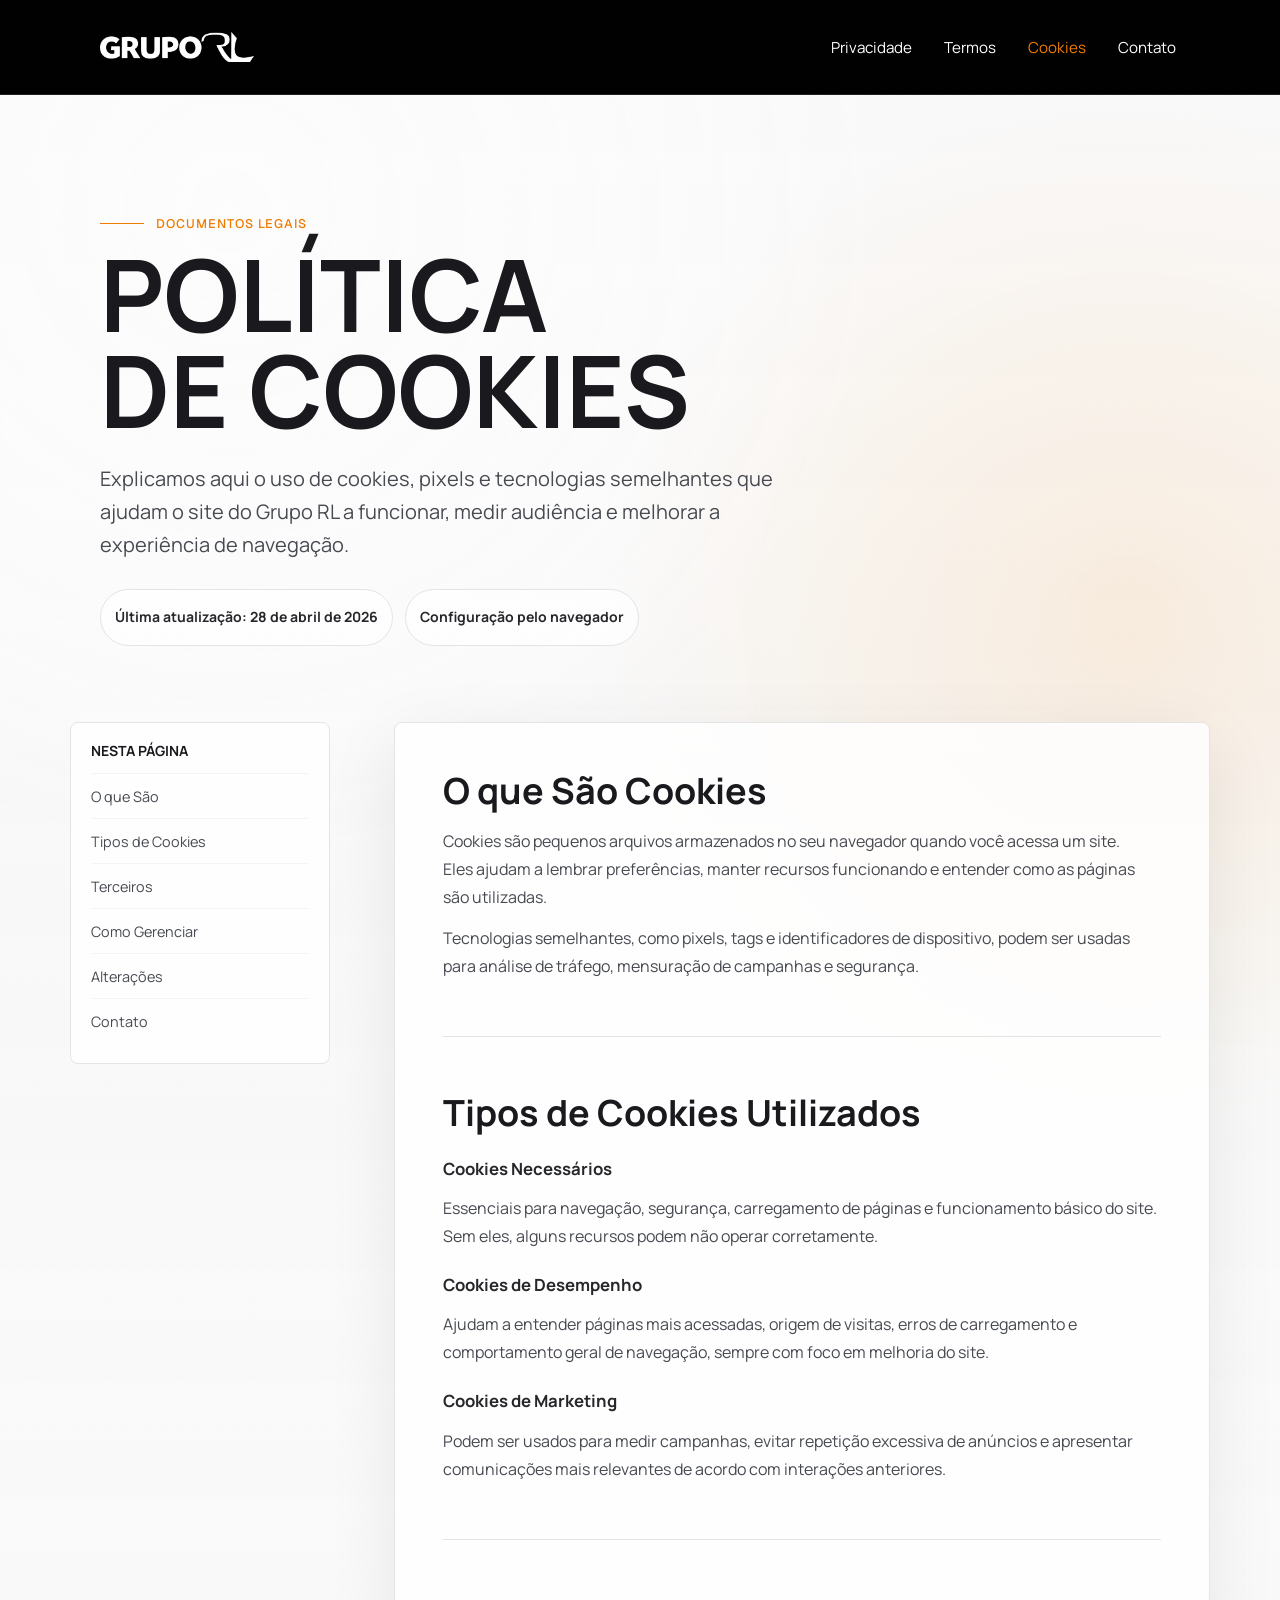
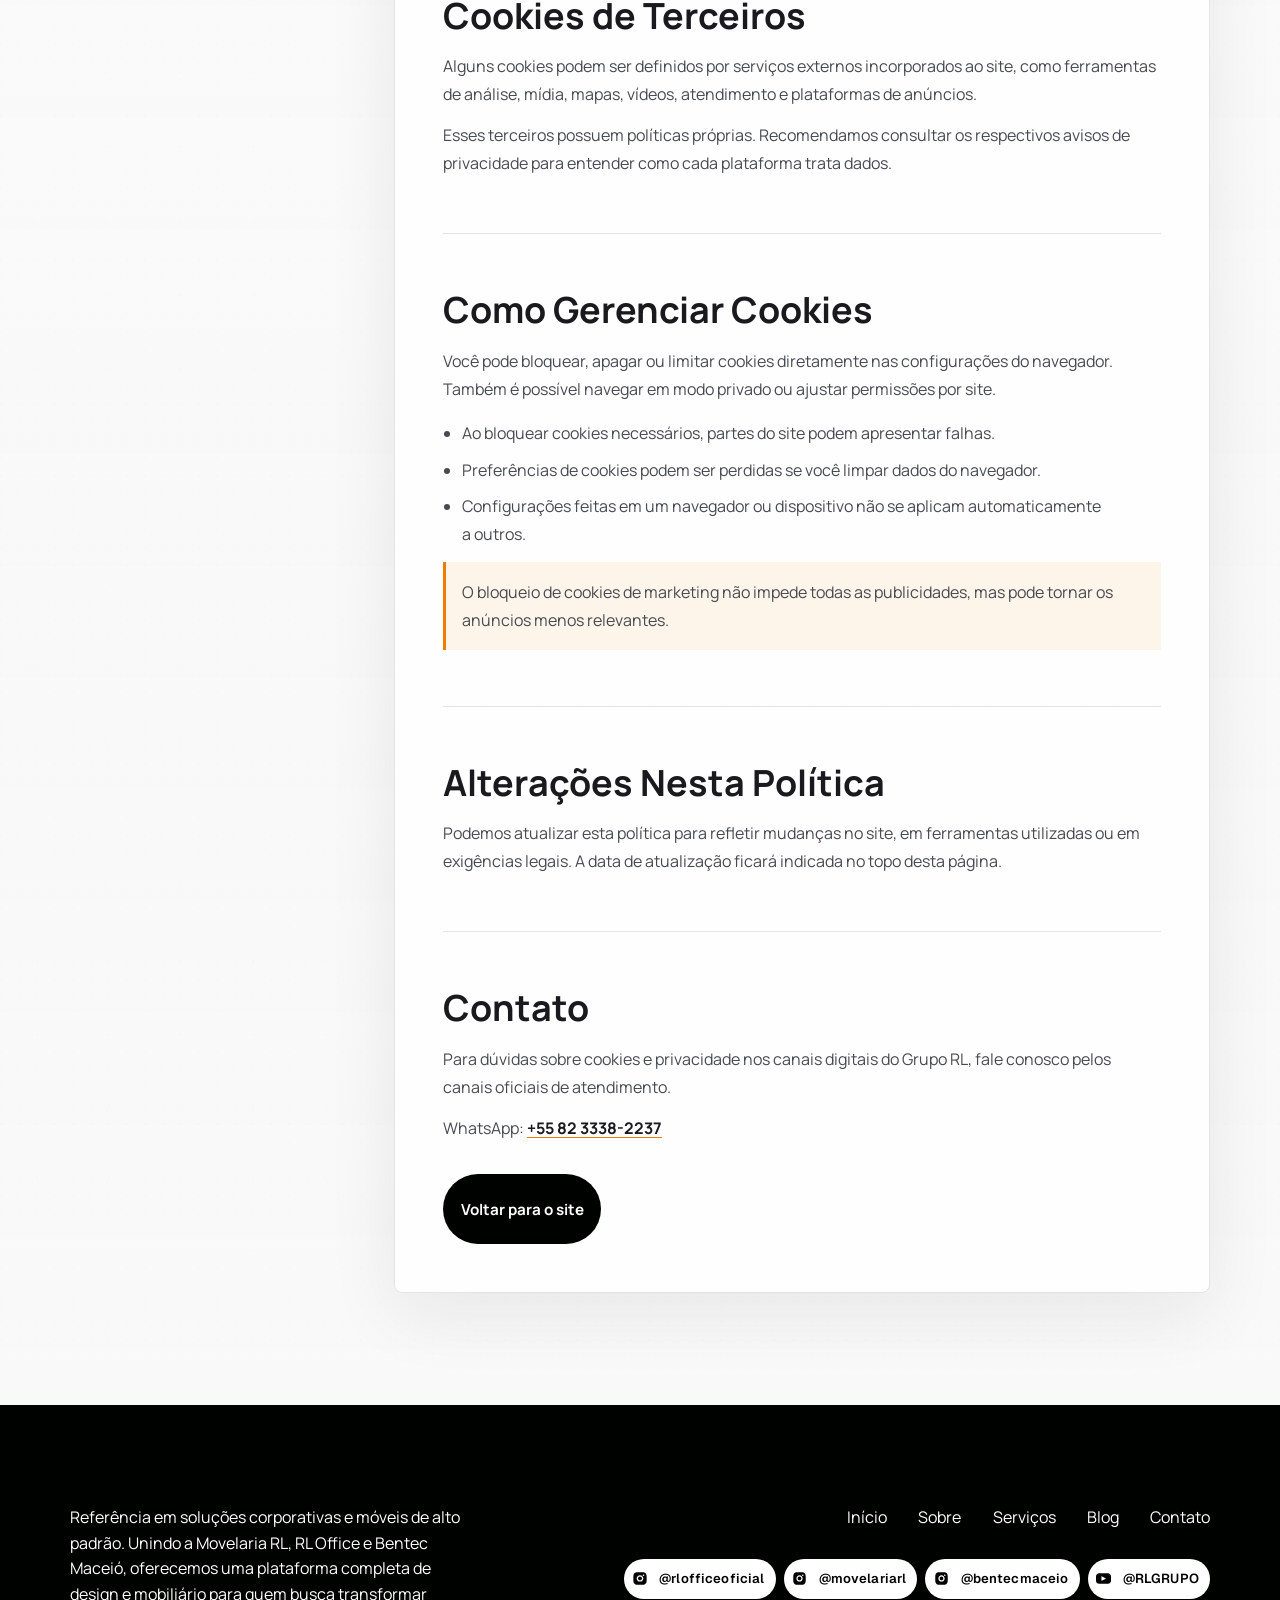
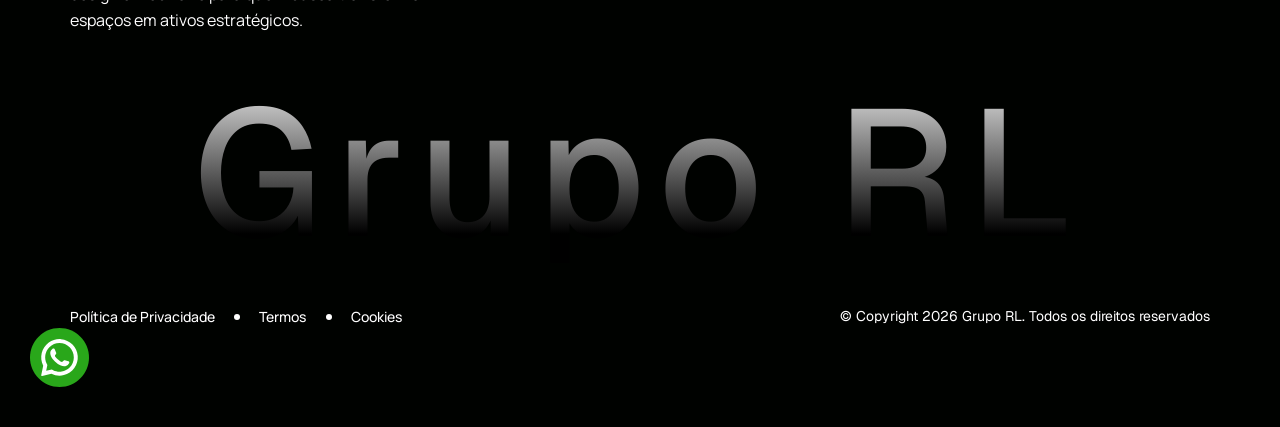
<file: cookies.html>
<!DOCTYPE html>
<html lang="pt-BR">
<head>
  <meta charset="UTF-8" />
  <meta name="viewport" content="width=device-width, initial-scale=1.0" />
  <meta name="theme-color" content="#000200" />
  <title>Política de Cookies | Grupo RL</title>
  <meta
    name="description"
    content="Saiba como o Grupo RL utiliza cookies e tecnologias semelhantes para melhorar a navegação e medir desempenho dos canais digitais."
  />
  <link rel="preconnect" href="https://fonts.googleapis.com" />
  <link rel="preconnect" href="https://fonts.gstatic.com" crossorigin />
  <link
    href="https://fonts.googleapis.com/css2?family=Geist:wght@500&amp;family=Manrope:wght@400;500;700&amp;display=swap"
    rel="stylesheet"
  />
  <link rel="stylesheet" href="css/tokens.css" />
  <link rel="stylesheet" href="css/footer.css" />
  <link rel="stylesheet" href="css/legal.css" />
</head>
<body>
  <a class="skip-link" href="#conteudo-principal">Ir para o conteúdo principal</a>

  <header class="legal-header">
    <div class="legal-header__inner">
      <a class="legal-header__logo" href="index.html" aria-label="Voltar para a página inicial do Grupo RL" translate="no">
        <img src="assets/hero/logo-grupo-rl.png" width="154" height="30" alt="Grupo RL" decoding="async" />
      </a>
      <nav class="legal-header__nav" aria-label="Navegação legal">
        <a href="politica-de-privacidade.html">Privacidade</a>
        <a href="termos.html">Termos</a>
        <a href="cookies.html" aria-current="page">Cookies</a>
        <a href="index.html#contato">Contato</a>
      </nav>
    </div>
  </header>

  <main class="legal-main" id="conteudo-principal">
    <section class="legal-hero" aria-labelledby="cookies-title">
      <div class="legal-hero__content">
        <p class="legal-eyebrow">Documentos legais</p>
        <h1 id="cookies-title">Política de Cookies</h1>
        <p class="legal-hero__lead">
          Explicamos aqui o uso de cookies, pixels e tecnologias semelhantes que ajudam o site do Grupo RL a funcionar, medir audiência e melhorar a experiência de navegação.
        </p>
        <div class="legal-hero__meta" aria-label="Informações do documento">
          <span class="legal-pill">Última atualização: 28 de abril de 2026</span>
          <span class="legal-pill">Configuração pelo navegador</span>
        </div>
      </div>
    </section>

    <div class="legal-layout">
      <aside class="legal-nav" aria-labelledby="cookies-summary">
        <h2 id="cookies-summary">Nesta página</h2>
        <a href="#o-que-sao">O que São</a>
        <a href="#tipos">Tipos de Cookies</a>
        <a href="#terceiros">Terceiros</a>
        <a href="#gerenciar">Como Gerenciar</a>
        <a href="#alteracoes">Alterações</a>
        <a href="#contato-cookies">Contato</a>
      </aside>

      <article class="legal-doc">
        <section id="o-que-sao">
          <h2>O que São Cookies</h2>
          <p>
            Cookies são pequenos arquivos armazenados no seu navegador quando você acessa um site. Eles ajudam a lembrar preferências, manter recursos funcionando e entender como as páginas são utilizadas.
          </p>
          <p>
            Tecnologias semelhantes, como pixels, tags e identificadores de dispositivo, podem ser usadas para análise de tráfego, mensuração de campanhas e segurança.
          </p>
        </section>

        <section id="tipos">
          <h2>Tipos de Cookies Utilizados</h2>
          <h3>Cookies Necessários</h3>
          <p>
            Essenciais para navegação, segurança, carregamento de páginas e funcionamento básico do site. Sem eles, alguns recursos podem não operar corretamente.
          </p>
          <h3>Cookies de Desempenho</h3>
          <p>
            Ajudam a entender páginas mais acessadas, origem de visitas, erros de carregamento e comportamento geral de navegação, sempre com foco em melhoria do site.
          </p>
          <h3>Cookies de Marketing</h3>
          <p>
            Podem ser usados para medir campanhas, evitar repetição excessiva de anúncios e apresentar comunicações mais relevantes de acordo com interações anteriores.
          </p>
        </section>

        <section id="terceiros">
          <h2>Cookies de Terceiros</h2>
          <p>
            Alguns cookies podem ser definidos por serviços externos incorporados ao site, como ferramentas de análise, mídia, mapas, vídeos, atendimento e plataformas de anúncios.
          </p>
          <p>
            Esses terceiros possuem políticas próprias. Recomendamos consultar os respectivos avisos de privacidade para entender como cada plataforma trata dados.
          </p>
        </section>

        <section id="gerenciar">
          <h2>Como Gerenciar Cookies</h2>
          <p>
            Você pode bloquear, apagar ou limitar cookies diretamente nas configurações do navegador. Também é possível navegar em modo privado ou ajustar permissões por site.
          </p>
          <ul>
            <li>Ao bloquear cookies necessários, partes do site podem apresentar falhas.</li>
            <li>Preferências de cookies podem ser perdidas se você limpar dados do navegador.</li>
            <li>Configurações feitas em um navegador ou dispositivo não se aplicam automaticamente a outros.</li>
          </ul>
          <p class="legal-note">
            O bloqueio de cookies de marketing não impede todas as publicidades, mas pode tornar os anúncios menos relevantes.
          </p>
        </section>

        <section id="alteracoes">
          <h2>Alterações Nesta Política</h2>
          <p>
            Podemos atualizar esta política para refletir mudanças no site, em ferramentas utilizadas ou em exigências legais. A data de atualização ficará indicada no topo desta página.
          </p>
        </section>

        <section id="contato-cookies">
          <h2>Contato</h2>
          <p>
            Para dúvidas sobre cookies e privacidade nos canais digitais do Grupo RL, fale conosco pelos canais oficiais de atendimento.
          </p>
          <p>
            WhatsApp: <a href="https://wa.me/558233382237" target="_blank" rel="noopener noreferrer">+55 82 3338-2237</a>
          </p>
          <a class="legal-back-link" href="index.html">Voltar para o site</a>
        </section>
      </article>
    </div>
  </main>

  <footer class="site-footer">
    <div class="site-footer__inner">
      <div class="site-footer__top">
        <p class="site-footer__about">
          Referência em soluções corporativas e móveis de alto padrão. Unindo a Movelaria RL, RL Office e Bentec Maceió, oferecemos uma plataforma completa de design e mobiliário para quem busca transformar espaços em ativos estratégicos.
        </p>
        <div class="site-footer__right">
          <nav class="site-footer__nav" aria-label="Links do rodapé">
            <a href="index.html#inicio">Início</a>
            <a href="index.html#sobre">Sobre</a>
            <a href="index.html#servicos">Serviços</a>
            <a href="index.html#blog">Blog</a>
            <a href="index.html#contato">Contato</a>
          </nav>
          <div class="site-footer__social" aria-label="Redes sociais">
            <a href="https://www.instagram.com/rlofficeoficial/" target="_blank" rel="noopener noreferrer" aria-label="Instagram RL Office">
              <span class="site-footer__social-icon" aria-hidden="true">
                <img src="assets/footer/social-instagram.svg" width="16" height="16" alt="" />
              </span>
              <span class="site-footer__social-text">@rlofficeoficial</span>
            </a>
            <a href="https://www.instagram.com/movelariarl/" target="_blank" rel="noopener noreferrer" aria-label="Instagram Movelaria RL">
              <span class="site-footer__social-icon" aria-hidden="true">
                <img src="assets/footer/social-instagram.svg" width="16" height="16" alt="" />
              </span>
              <span class="site-footer__social-text">@movelariarl</span>
            </a>
            <a href="https://www.instagram.com/bentecmaceio/" target="_blank" rel="noopener noreferrer" aria-label="Instagram Bentec Maceió">
              <span class="site-footer__social-icon" aria-hidden="true">
                <img src="assets/footer/social-instagram.svg" width="16" height="16" alt="" />
              </span>
              <span class="site-footer__social-text">@bentecmaceio</span>
            </a>
            <a href="https://www.youtube.com/@RLGRUPO" target="_blank" rel="noopener noreferrer" aria-label="Canal do Grupo RL no YouTube">
              <span class="site-footer__social-icon" aria-hidden="true">
                <img src="assets/blog/youtube.svg" width="16" height="16" alt="" />
              </span>
              <span class="site-footer__social-text">@RLGRUPO</span>
            </a>
          </div>
        </div>
      </div>
      <div class="site-footer__brand">Grupo RL</div>
      <div class="site-footer__bottom">
        <div class="site-footer__legal-links">
          <a href="politica-de-privacidade.html">Política de Privacidade</a>
          <img src="assets/footer/bullet-dot.svg" width="6" height="6" alt="" />
          <a href="termos.html">Termos</a>
          <img src="assets/footer/bullet-dot.svg" width="6" height="6" alt="" />
          <a href="cookies.html">Cookies</a>
        </div>
        <p>© Copyright 2026 Grupo RL. Todos os direitos reservados</p>
      </div>
    </div>
    <a class="site-footer__whatsapp" href="https://gruporl.com.br/site/index.php/wa/whatsapp/?agent=3986&amp;number=+558233382237&amp;ref=https://gruporl.com.br/site" target="_blank" rel="noopener noreferrer" aria-label="Conversar no WhatsApp">
      <img src="assets/footer/whatsapp.svg" width="59" height="59" alt="" />
    </a>
  </footer>
</body>
</html>
</file>
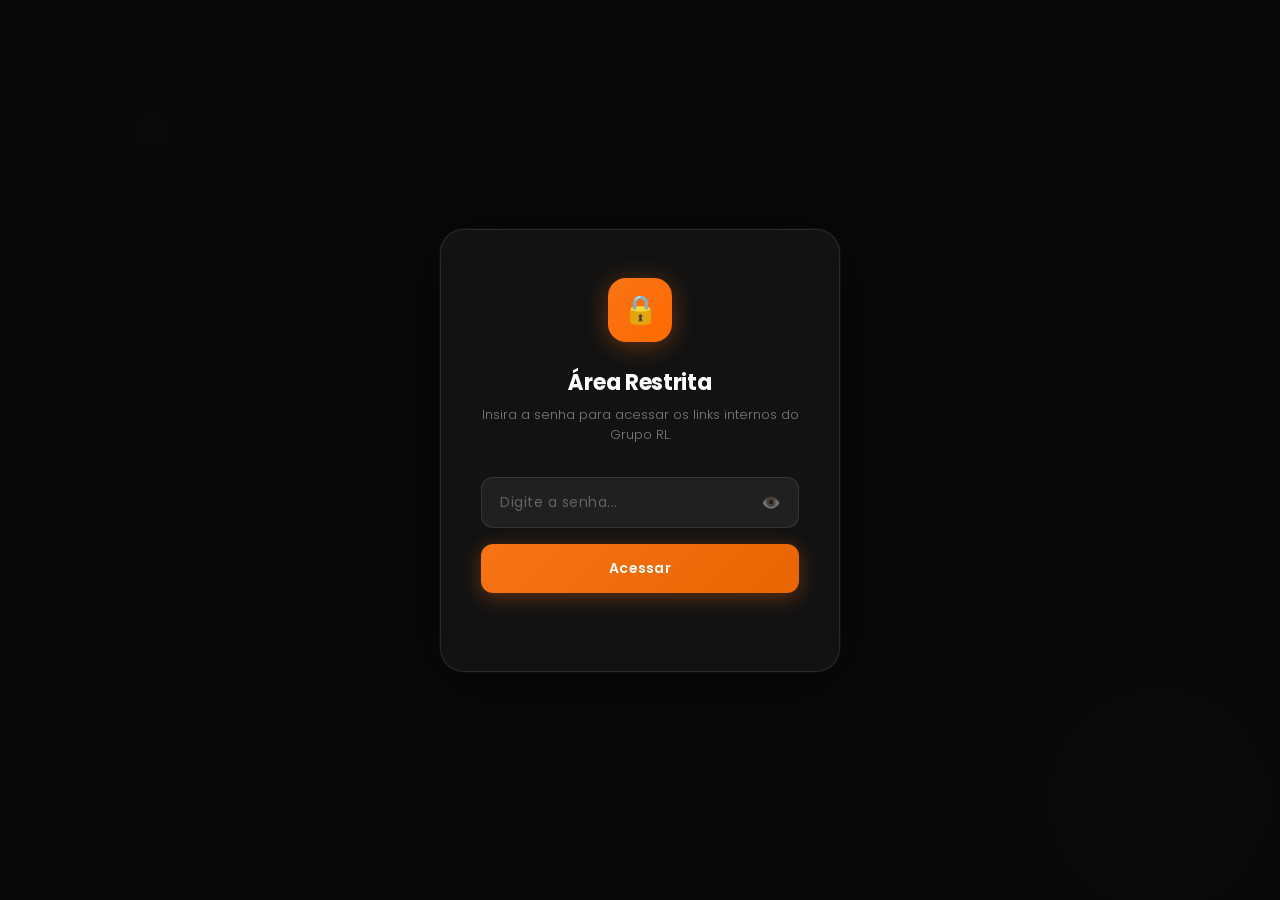
<file: links-uteis.html>
<!DOCTYPE html>
<html lang="pt-BR">
<head>
  <meta charset="UTF-8" />
  <meta name="viewport" content="width=device-width, initial-scale=1.0" />
  <title>Links Úteis — Grupo RL</title>
  <link href="https://fonts.googleapis.com/css2?family=Poppins:wght@300;400;500;600;700;800&display=swap" rel="stylesheet" />
  <style>
    *, *::before, *::after { box-sizing: border-box; margin: 0; padding: 0; }

    :root {
      --orange: #F97316;
      --orange-light: #FB923C;
      --orange-glow: rgba(249,115,22,0.35);
      --black: #0A0A0A;
      --dark: #111111;
      --dark2: #1A1A1A;
      --white: #FFFFFF;
      --glass-bg: rgba(255,255,255,0.05);
      --glass-border: rgba(255,255,255,0.10);
      --glass-hover: rgba(249,115,22,0.10);
    }

    body {
      font-family: 'Poppins', sans-serif;
      background: var(--black);
      color: var(--white);
      min-height: 100vh;
      display: flex;
      align-items: center;
      justify-content: center;
      overflow-x: hidden;
    }

    /* ─── BACKGROUND ─────────────────────────────── */
    .bg-blobs {
      position: fixed;
      inset: 0;
      z-index: 0;
      pointer-events: none;
      overflow: hidden;
    }
    .blob {
      position: absolute;
      border-radius: 50%;
      filter: blur(90px);
      opacity: 0.18;
    }
    .blob-1 { width: 500px; height: 500px; background: var(--orange); top: -120px; left: -100px; }
    .blob-2 { width: 400px; height: 400px; background: var(--orange-light); bottom: -100px; right: -80px; }
    .blob-3 { width: 300px; height: 300px; background: #FF6B00; top: 50%; left: 50%; transform: translate(-50%,-50%); opacity: 0.08; }

    /* ─── PASSWORD SCREEN ────────────────────────── */
    #lock-screen {
      position: fixed;
      inset: 0;
      z-index: 100;
      display: flex;
      align-items: center;
      justify-content: center;
      background: rgba(10,10,10,0.97);
      backdrop-filter: blur(12px);
    }

    .lock-card {
      background: rgba(255,255,255,0.04);
      border: 1px solid rgba(255,255,255,0.10);
      border-radius: 24px;
      padding: 48px 40px;
      width: 100%;
      max-width: 400px;
      text-align: center;
      backdrop-filter: blur(20px);
      box-shadow: 0 8px 60px rgba(0,0,0,0.6), 0 0 0 1px rgba(249,115,22,0.08);
    }

    .lock-icon {
      width: 64px;
      height: 64px;
      margin: 0 auto 24px;
      background: linear-gradient(135deg, var(--orange), #FF6B00);
      border-radius: 18px;
      display: flex;
      align-items: center;
      justify-content: center;
      font-size: 28px;
      box-shadow: 0 4px 24px var(--orange-glow);
    }

    .lock-card h2 {
      font-size: 22px;
      font-weight: 700;
      margin-bottom: 6px;
      letter-spacing: -0.3px;
    }

    .lock-card p {
      font-size: 13px;
      color: rgba(255,255,255,0.45);
      margin-bottom: 32px;
      font-weight: 300;
    }

    .lock-input-wrap {
      position: relative;
      margin-bottom: 16px;
    }

    .lock-input-wrap input {
      width: 100%;
      background: rgba(255,255,255,0.06);
      border: 1px solid rgba(255,255,255,0.10);
      border-radius: 12px;
      padding: 14px 48px 14px 18px;
      font-family: 'Poppins', sans-serif;
      font-size: 14px;
      color: var(--white);
      outline: none;
      transition: border-color 0.2s, box-shadow 0.2s;
      letter-spacing: 0.5px;
    }
    .lock-input-wrap input:focus {
      border-color: var(--orange);
      box-shadow: 0 0 0 3px var(--orange-glow);
    }
    .lock-input-wrap input::placeholder { color: rgba(255,255,255,0.3); }

    .toggle-pw {
      position: absolute;
      right: 14px;
      top: 50%;
      transform: translateY(-50%);
      background: none;
      border: none;
      cursor: pointer;
      color: rgba(255,255,255,0.4);
      font-size: 16px;
      padding: 4px;
      transition: color 0.2s;
    }
    .toggle-pw:hover { color: var(--orange); }

    .lock-btn {
      width: 100%;
      background: linear-gradient(135deg, var(--orange), #E86500);
      border: none;
      border-radius: 12px;
      padding: 14px;
      font-family: 'Poppins', sans-serif;
      font-size: 14px;
      font-weight: 600;
      color: var(--white);
      cursor: pointer;
      transition: opacity 0.2s, transform 0.1s, box-shadow 0.2s;
      letter-spacing: 0.3px;
      box-shadow: 0 4px 20px var(--orange-glow);
    }
    .lock-btn:hover { opacity: 0.92; box-shadow: 0 6px 28px rgba(249,115,22,0.5); }
    .lock-btn:active { transform: scale(0.98); }

    .lock-error {
      margin-top: 12px;
      font-size: 12px;
      color: #FF6B6B;
      font-weight: 500;
      opacity: 0;
      transition: opacity 0.2s;
    }
    .lock-error.visible { opacity: 1; }

    /* ─── MAIN PAGE ──────────────────────────────── */
    #main-page {
      position: relative;
      z-index: 1;
      width: 100%;
      max-width: 680px;
      padding: 40px 20px 60px;
      display: none;
      flex-direction: column;
      align-items: center;
    }
    #main-page.visible { display: flex; }

    /* Header */
    .page-header {
      text-align: center;
      margin-bottom: 48px;
    }

    .logo-badge {
      display: inline-flex;
      align-items: center;
      gap: 10px;
      background: rgba(255,255,255,0.04);
      border: 1px solid rgba(255,255,255,0.08);
      border-radius: 50px;
      padding: 8px 20px 8px 8px;
      margin-bottom: 28px;
      backdrop-filter: blur(10px);
    }
    .logo-dot {
      width: 32px;
      height: 32px;
      background: linear-gradient(135deg, var(--orange), #E86500);
      border-radius: 50%;
      display: flex;
      align-items: center;
      justify-content: center;
      font-size: 13px;
      font-weight: 800;
      letter-spacing: -0.5px;
      box-shadow: 0 2px 12px var(--orange-glow);
    }
    .logo-badge span {
      font-size: 13px;
      font-weight: 600;
      letter-spacing: 0.5px;
      color: rgba(255,255,255,0.85);
    }

    .page-header h1 {
      font-size: clamp(26px, 5vw, 36px);
      font-weight: 800;
      letter-spacing: -0.8px;
      line-height: 1.2;
      margin-bottom: 12px;
    }
    .page-header h1 span {
      background: linear-gradient(90deg, var(--orange), #FFAE68);
      -webkit-background-clip: text;
      -webkit-text-fill-color: transparent;
      background-clip: text;
    }
    .page-header p {
      font-size: 14px;
      color: rgba(255,255,255,0.45);
      font-weight: 300;
    }

    /* Divider */
    .divider {
      width: 100%;
      display: flex;
      align-items: center;
      gap: 14px;
      margin-bottom: 28px;
    }
    .divider-line { flex: 1; height: 1px; background: rgba(255,255,255,0.07); }
    .divider-label {
      font-size: 11px;
      font-weight: 600;
      color: rgba(255,255,255,0.3);
      letter-spacing: 2px;
      text-transform: uppercase;
      white-space: nowrap;
    }

    /* Link Cards */
    .links-grid {
      width: 100%;
      display: flex;
      flex-direction: column;
      gap: 14px;
    }

    .link-card {
      position: relative;
      background: var(--glass-bg);
      border: 1px solid var(--glass-border);
      border-radius: 18px;
      padding: 20px 24px;
      display: flex;
      align-items: center;
      gap: 18px;
      backdrop-filter: blur(16px);
      transition: background 0.25s, border-color 0.25s, transform 0.2s, box-shadow 0.25s;
      overflow: hidden;
      text-decoration: none;
      color: inherit;
    }
    .link-card::before {
      content: '';
      position: absolute;
      inset: 0;
      background: linear-gradient(135deg, rgba(249,115,22,0.06) 0%, transparent 60%);
      opacity: 0;
      transition: opacity 0.25s;
      border-radius: inherit;
    }
    .link-card:hover {
      background: var(--glass-hover);
      border-color: rgba(249,115,22,0.30);
      transform: translateY(-2px);
      box-shadow: 0 8px 40px rgba(0,0,0,0.4), 0 0 0 1px rgba(249,115,22,0.12), 0 4px 20px var(--orange-glow);
    }
    .link-card:hover::before { opacity: 1; }
    .link-card:active { transform: translateY(0); }

    .card-icon {
      width: 48px;
      height: 48px;
      min-width: 48px;
      border-radius: 14px;
      background: rgba(249,115,22,0.12);
      border: 1px solid rgba(249,115,22,0.20);
      display: flex;
      align-items: center;
      justify-content: center;
      font-size: 20px;
      transition: background 0.25s, border-color 0.25s, box-shadow 0.25s;
      position: relative;
      z-index: 1;
    }
    .link-card:hover .card-icon {
      background: rgba(249,115,22,0.20);
      border-color: rgba(249,115,22,0.40);
      box-shadow: 0 2px 16px var(--orange-glow);
    }

    .card-info {
      flex: 1;
      min-width: 0;
      position: relative;
      z-index: 1;
    }
    .card-title {
      font-size: 15px;
      font-weight: 600;
      margin-bottom: 3px;
      white-space: nowrap;
      overflow: hidden;
      text-overflow: ellipsis;
    }
    .card-url {
      font-size: 11px;
      color: rgba(255,255,255,0.30);
      font-weight: 300;
      white-space: nowrap;
      overflow: hidden;
      text-overflow: ellipsis;
    }

    .card-btn {
      position: relative;
      z-index: 1;
      width: 40px;
      height: 40px;
      min-width: 40px;
      border-radius: 12px;
      background: linear-gradient(135deg, var(--orange), #E86500);
      border: none;
      display: flex;
      align-items: center;
      justify-content: center;
      color: white;
      font-size: 16px;
      cursor: pointer;
      box-shadow: 0 3px 14px var(--orange-glow);
      transition: transform 0.15s, box-shadow 0.15s, opacity 0.15s;
      text-decoration: none;
    }
    .card-btn:hover {
      transform: scale(1.08);
      box-shadow: 0 5px 20px rgba(249,115,22,0.55);
    }
    .card-btn:active { transform: scale(0.95); opacity: 0.85; }

    /* Footer */
    .page-footer {
      margin-top: 48px;
      text-align: center;
    }
    .page-footer p {
      font-size: 11px;
      color: rgba(255,255,255,0.20);
      font-weight: 300;
      letter-spacing: 0.5px;
    }
    .page-footer span {
      color: var(--orange);
      opacity: 0.6;
    }

    /* Responsive */
    @media (max-width: 480px) {
      .lock-card { padding: 36px 24px; margin: 20px; }
      .link-card { padding: 16px 18px; gap: 14px; }
      .card-icon { width: 42px; height: 42px; min-width: 42px; font-size: 18px; }
      .card-title { font-size: 14px; }
    }
  </style>
</head>
<body>

  <!-- Background blobs -->
  <div class="bg-blobs">
    <div class="blob blob-1"></div>
    <div class="blob blob-2"></div>
    <div class="blob blob-3"></div>
  </div>

  <!-- ─── LOCK SCREEN ─── -->
  <div id="lock-screen">
    <div class="lock-card">
      <div class="lock-icon">🔒</div>
      <h2>Área Restrita</h2>
      <p>Insira a senha para acessar os links internos do Grupo RL.</p>

      <div class="lock-input-wrap">
        <input
          type="password"
          id="pw-input"
          placeholder="Digite a senha..."
          autocomplete="current-password"
          onkeydown="if(event.key==='Enter') checkPassword()"
        />
        <button class="toggle-pw" onclick="togglePw()" title="Mostrar/ocultar senha">👁️</button>
      </div>

      <button class="lock-btn" onclick="checkPassword()">Acessar</button>
      <div class="lock-error" id="lock-error">Senha incorreta. Tente novamente.</div>
    </div>
  </div>

  <!-- ─── MAIN PAGE ─── -->
  <div id="main-page">

    <div class="page-header">
      <div class="logo-badge">
        <div class="logo-dot">RL</div>
        <span>Grupo RL</span>
      </div>
      <h1>Links <span>Úteis Internos</span></h1>
      <p>Acesso rápido às ferramentas e plataformas da equipe.</p>
    </div>

    <div class="divider">
      <div class="divider-line"></div>
      <div class="divider-label">Plataformas</div>
      <div class="divider-line"></div>
    </div>

    <div class="links-grid">

      <!-- Sistema ERP -->
      <a class="link-card" href="https://app.erpm8.cloud/gruporl/Home/Index" target="_blank" rel="noopener">
        <div class="card-icon">⚙️</div>
        <div class="card-info">
          <div class="card-title">Sistema — ERP</div>
          <div class="card-url">app.erpm8.cloud/gruporl</div>
        </div>
        <a class="card-btn" href="https://app.erpm8.cloud/gruporl/Home/Index" target="_blank" rel="noopener" onclick="event.stopPropagation()">↗</a>
      </a>

      <!-- Drive -->
      <a class="link-card" href="https://drive.google.com/drive/u/1/folders/1iKBvjl3AJhdt5ISJfstvPuVo4khqsQMc" target="_blank" rel="noopener">
        <div class="card-icon">📁</div>
        <div class="card-info">
          <div class="card-title">Drive — Arquivos Internos</div>
          <div class="card-url">drive.google.com</div>
        </div>
        <a class="card-btn" href="https://drive.google.com/drive/u/1/folders/1iKBvjl3AJhdt5ISJfstvPuVo4khqsQMc" target="_blank" rel="noopener" onclick="event.stopPropagation()">↗</a>
      </a>

      <!-- Núcleo Abraço -->
      <a class="link-card" href="https://nucleoabraco.com.br/app/" target="_blank" rel="noopener">
        <div class="card-icon">🤝</div>
        <div class="card-info">
          <div class="card-title">Núcleo Abraço</div>
          <div class="card-url">nucleoabraco.com.br/app</div>
        </div>
        <a class="card-btn" href="https://nucleoabraco.com.br/app/" target="_blank" rel="noopener" onclick="event.stopPropagation()">↗</a>
      </a>

      <!-- Monte sua Cadeira -->
      <a class="link-card" href="https://www.montesuacadeira.com.br/" target="_blank" rel="noopener">
        <div class="card-icon">🪑</div>
        <div class="card-info">
          <div class="card-title">Monte sua Cadeira</div>
          <div class="card-url">montesuacadeira.com.br</div>
        </div>
        <a class="card-btn" href="https://www.montesuacadeira.com.br/" target="_blank" rel="noopener" onclick="event.stopPropagation()">↗</a>
      </a>

      <!-- ChatbotMaker -->
      <a class="link-card" href="https://portal.chatbotmaker.io/#/chatbot/cb82530432/messaging/" target="_blank" rel="noopener">
        <div class="card-icon">💬</div>
        <div class="card-info">
          <div class="card-title">ChatbotMaker — Atendimento</div>
          <div class="card-url">portal.chatbotmaker.io</div>
        </div>
        <a class="card-btn" href="https://portal.chatbotmaker.io/#/chatbot/cb82530432/messaging/" target="_blank" rel="noopener" onclick="event.stopPropagation()">↗</a>
      </a>

    </div>

    <div class="page-footer">
      <p>Grupo RL &nbsp;·&nbsp; <span>Uso interno</span> &nbsp;·&nbsp; Acesso restrito</p>
      <p style="margin-top:10px;">Feito por <a href="https://grupodigitalboss.com.br" target="_blank" rel="noopener" style="color:var(--orange);opacity:0.75;text-decoration:none;font-weight:500;transition:opacity 0.2s;" onmouseover="this.style.opacity='1'" onmouseout="this.style.opacity='0.75'">@grupodigitalboss</a></p>
    </div>

  </div>

  <script>
    const CORRECT = 'vendedoresgruporl2026';

    function checkPassword() {
      const val = document.getElementById('pw-input').value;
      const err = document.getElementById('lock-error');
      if (val === CORRECT) {
        document.getElementById('lock-screen').style.display = 'none';
        const main = document.getElementById('main-page');
        main.classList.add('visible');
      } else {
        err.classList.add('visible');
        const inp = document.getElementById('pw-input');
        inp.style.borderColor = '#FF6B6B';
        inp.style.boxShadow = '0 0 0 3px rgba(255,107,107,0.25)';
        setTimeout(() => {
          err.classList.remove('visible');
          inp.style.borderColor = '';
          inp.style.boxShadow = '';
        }, 2200);
      }
    }

    function togglePw() {
      const inp = document.getElementById('pw-input');
      inp.type = inp.type === 'password' ? 'text' : 'password';
    }
  </script>
</body>
</html>
</file>
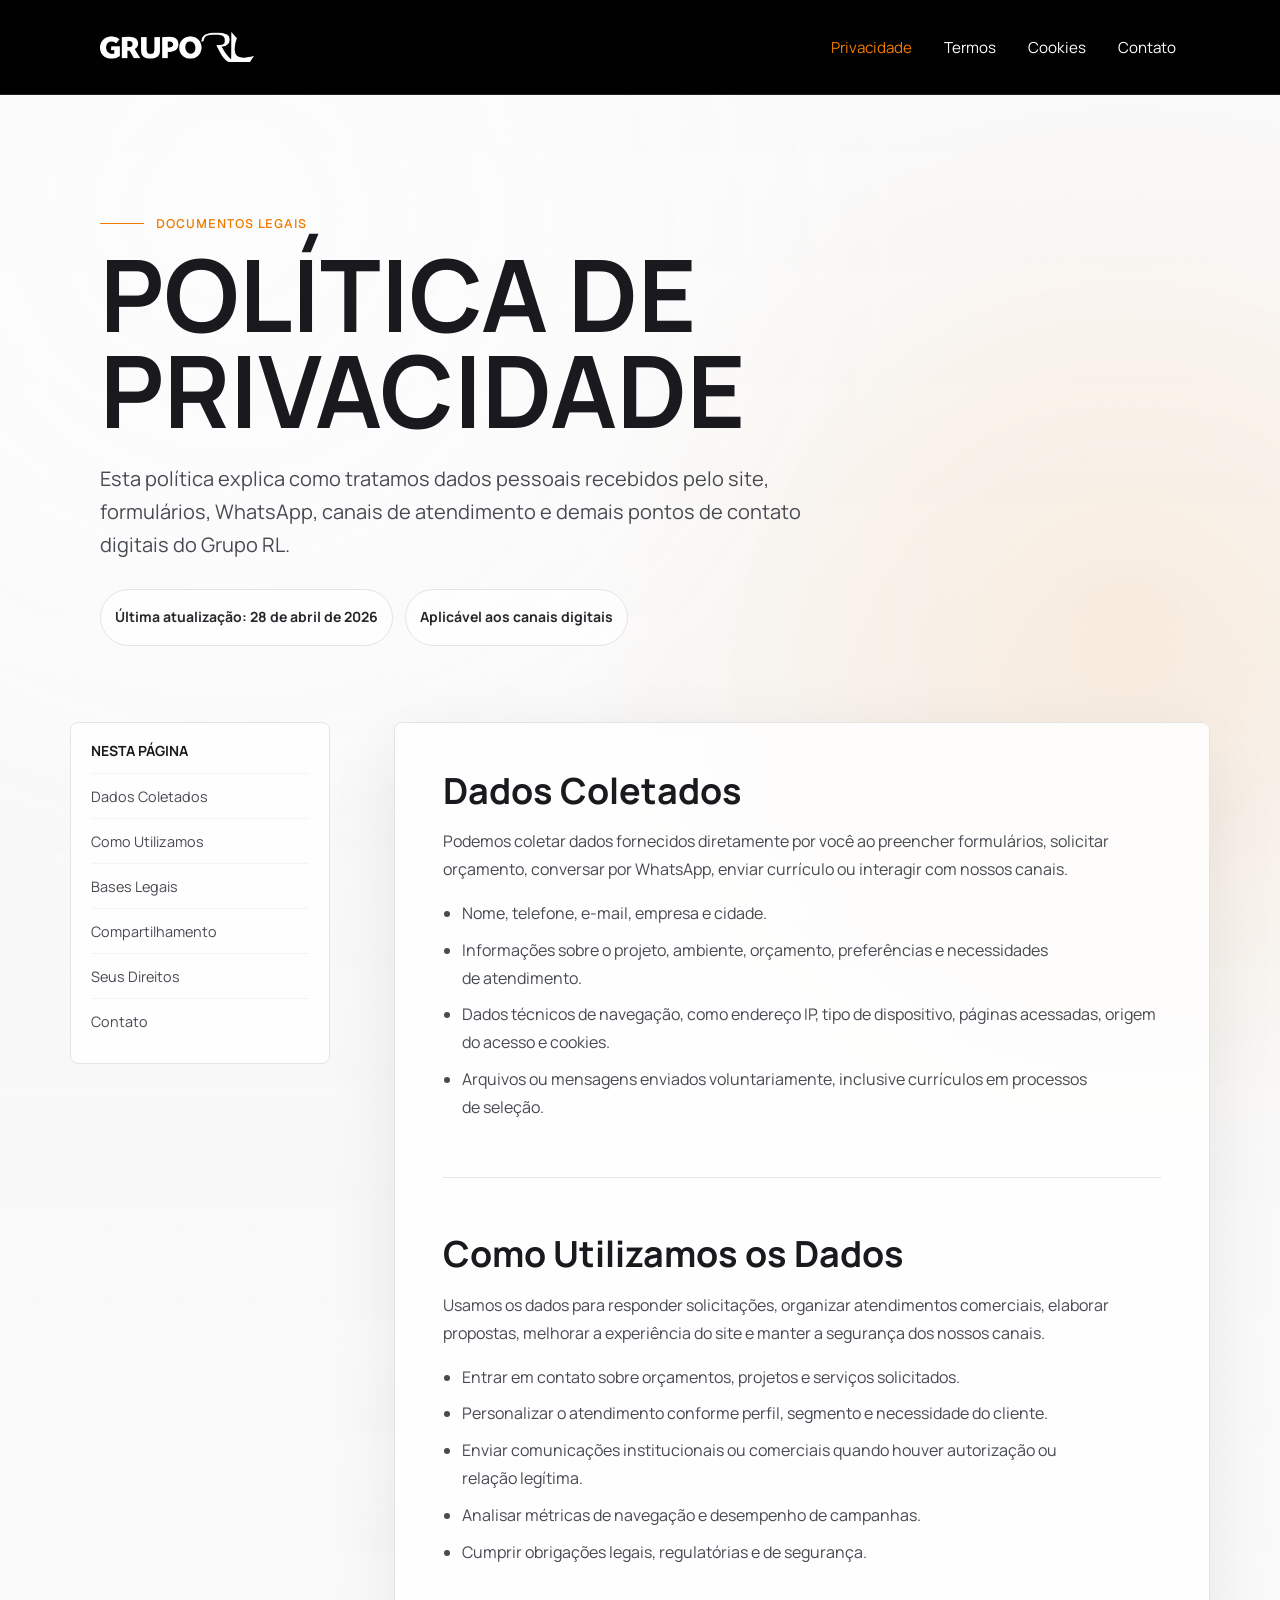
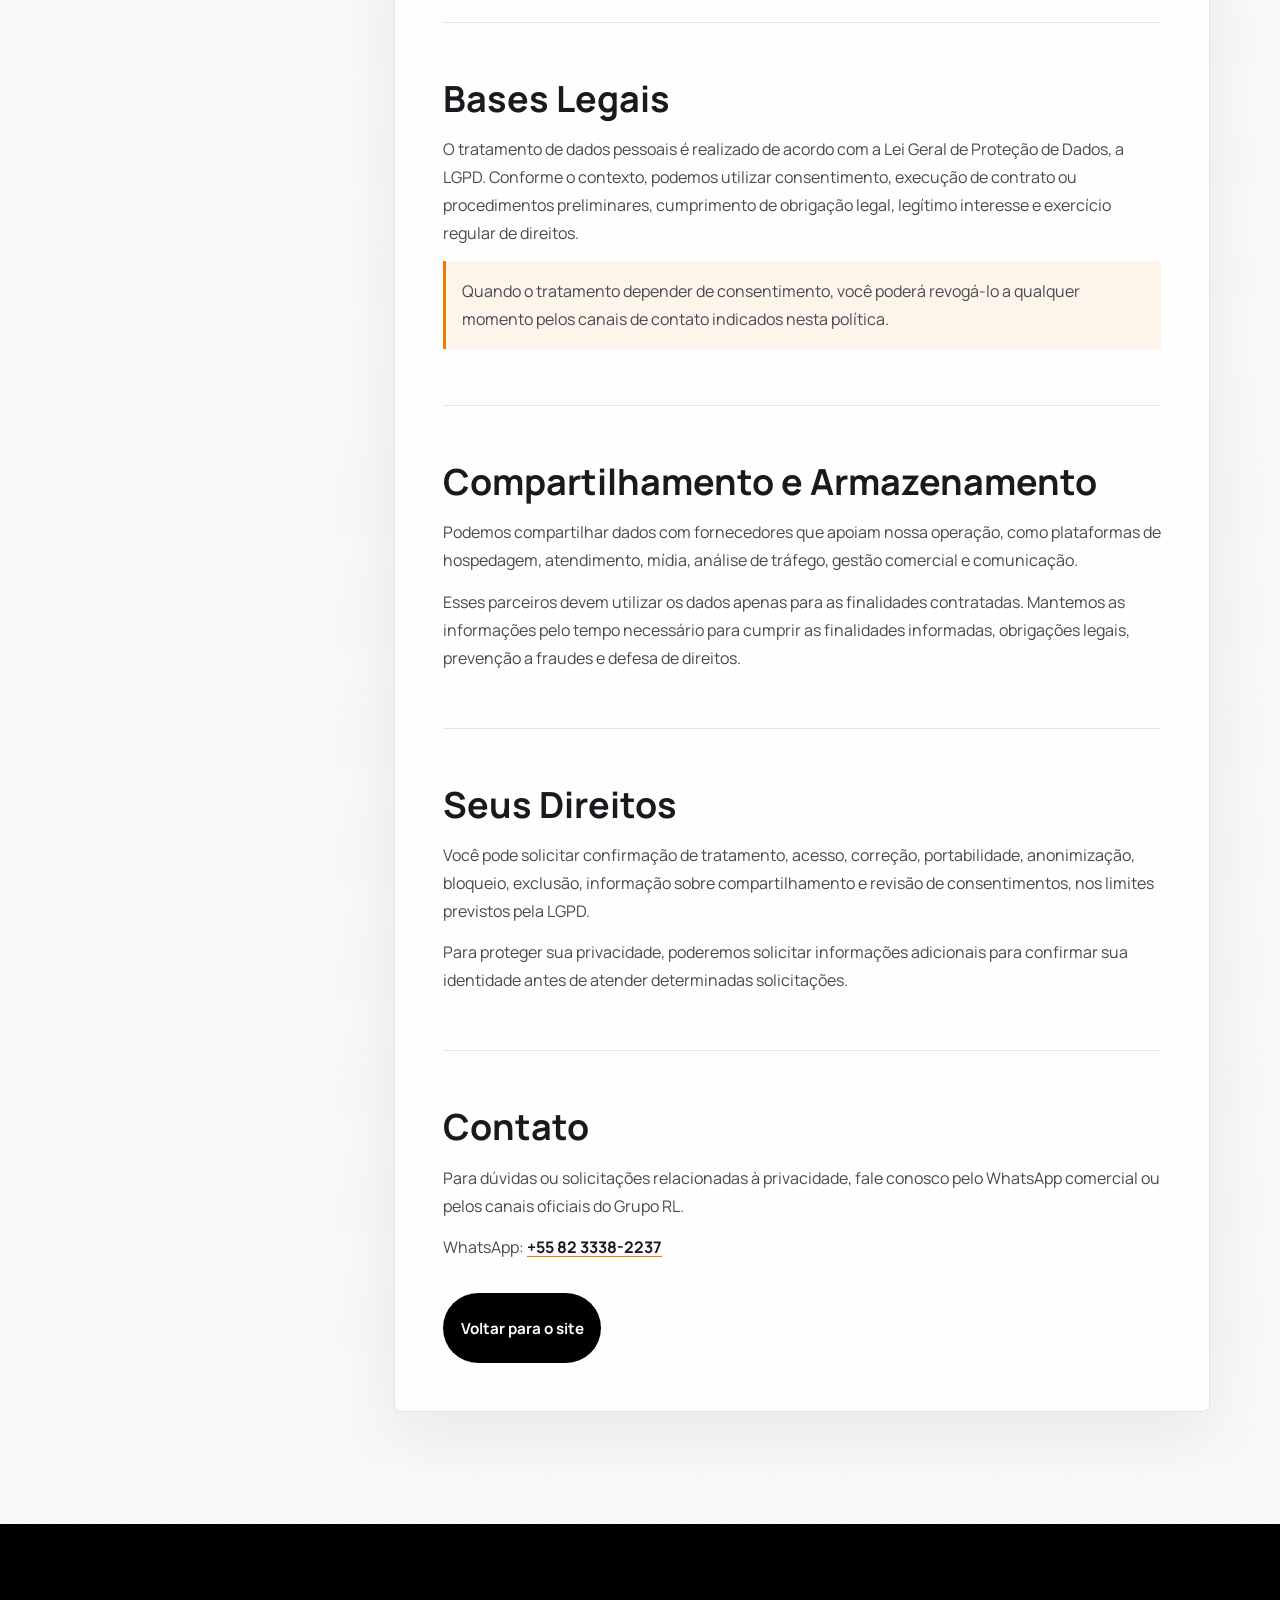
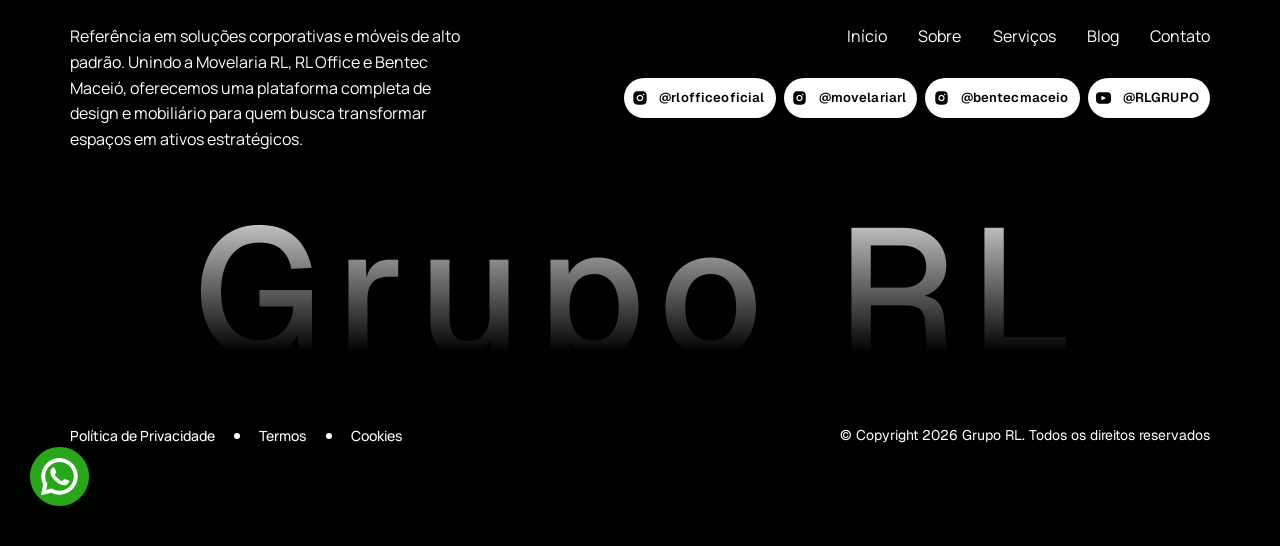
<file: politica-de-privacidade.html>
<!DOCTYPE html>
<html lang="pt-BR">
<head>
  <meta charset="UTF-8" />
  <meta name="viewport" content="width=device-width, initial-scale=1.0" />
  <meta name="theme-color" content="#000200" />
  <title>Política de Privacidade | Grupo RL</title>
  <meta
    name="description"
    content="Entenda como o Grupo RL coleta, utiliza, armazena e protege dados pessoais em seus canais digitais."
  />
  <link rel="preconnect" href="https://fonts.googleapis.com" />
  <link rel="preconnect" href="https://fonts.gstatic.com" crossorigin />
  <link
    href="https://fonts.googleapis.com/css2?family=Geist:wght@500&amp;family=Manrope:wght@400;500;700&amp;display=swap"
    rel="stylesheet"
  />
  <link rel="stylesheet" href="css/tokens.css" />
  <link rel="stylesheet" href="css/footer.css" />
  <link rel="stylesheet" href="css/legal.css" />
</head>
<body>
  <a class="skip-link" href="#conteudo-principal">Ir para o conteúdo principal</a>

  <header class="legal-header">
    <div class="legal-header__inner">
      <a class="legal-header__logo" href="index.html" aria-label="Voltar para a página inicial do Grupo RL" translate="no">
        <img src="assets/hero/logo-grupo-rl.png" width="154" height="30" alt="Grupo RL" decoding="async" />
      </a>
      <nav class="legal-header__nav" aria-label="Navegação legal">
        <a href="politica-de-privacidade.html" aria-current="page">Privacidade</a>
        <a href="termos.html">Termos</a>
        <a href="cookies.html">Cookies</a>
        <a href="index.html#contato">Contato</a>
      </nav>
    </div>
  </header>

  <main class="legal-main" id="conteudo-principal">
    <section class="legal-hero" aria-labelledby="privacy-title">
      <div class="legal-hero__content">
        <p class="legal-eyebrow">Documentos legais</p>
        <h1 id="privacy-title">Política de Privacidade</h1>
        <p class="legal-hero__lead">
          Esta política explica como tratamos dados pessoais recebidos pelo site, formulários, WhatsApp, canais de atendimento e demais pontos de contato digitais do Grupo RL.
        </p>
        <div class="legal-hero__meta" aria-label="Informações do documento">
          <span class="legal-pill">Última atualização: 28 de abril de 2026</span>
          <span class="legal-pill">Aplicável aos canais digitais</span>
        </div>
      </div>
    </section>

    <div class="legal-layout">
      <aside class="legal-nav" aria-labelledby="privacy-summary">
        <h2 id="privacy-summary">Nesta página</h2>
        <a href="#dados">Dados Coletados</a>
        <a href="#uso">Como Utilizamos</a>
        <a href="#base-legal">Bases Legais</a>
        <a href="#compartilhamento">Compartilhamento</a>
        <a href="#direitos">Seus Direitos</a>
        <a href="#contato-privacidade">Contato</a>
      </aside>

      <article class="legal-doc">
        <section id="dados">
          <h2>Dados Coletados</h2>
          <p>
            Podemos coletar dados fornecidos diretamente por você ao preencher formulários, solicitar orçamento, conversar por WhatsApp, enviar currículo ou interagir com nossos canais.
          </p>
          <ul>
            <li>Nome, telefone, e-mail, empresa e cidade.</li>
            <li>Informações sobre o projeto, ambiente, orçamento, preferências e necessidades de atendimento.</li>
            <li>Dados técnicos de navegação, como endereço IP, tipo de dispositivo, páginas acessadas, origem do acesso e cookies.</li>
            <li>Arquivos ou mensagens enviados voluntariamente, inclusive currículos em processos de seleção.</li>
          </ul>
        </section>

        <section id="uso">
          <h2>Como Utilizamos os Dados</h2>
          <p>
            Usamos os dados para responder solicitações, organizar atendimentos comerciais, elaborar propostas, melhorar a experiência do site e manter a segurança dos nossos canais.
          </p>
          <ul>
            <li>Entrar em contato sobre orçamentos, projetos e serviços solicitados.</li>
            <li>Personalizar o atendimento conforme perfil, segmento e necessidade do cliente.</li>
            <li>Enviar comunicações institucionais ou comerciais quando houver autorização ou relação legítima.</li>
            <li>Analisar métricas de navegação e desempenho de campanhas.</li>
            <li>Cumprir obrigações legais, regulatórias e de segurança.</li>
          </ul>
        </section>

        <section id="base-legal">
          <h2>Bases Legais</h2>
          <p>
            O tratamento de dados pessoais é realizado de acordo com a Lei Geral de Proteção de Dados, a LGPD. Conforme o contexto, podemos utilizar consentimento, execução de contrato ou procedimentos preliminares, cumprimento de obrigação legal, legítimo interesse e exercício regular de direitos.
          </p>
          <p class="legal-note">
            Quando o tratamento depender de consentimento, você poderá revogá-lo a qualquer momento pelos canais de contato indicados nesta política.
          </p>
        </section>

        <section id="compartilhamento">
          <h2>Compartilhamento e Armazenamento</h2>
          <p>
            Podemos compartilhar dados com fornecedores que apoiam nossa operação, como plataformas de hospedagem, atendimento, mídia, análise de tráfego, gestão comercial e comunicação.
          </p>
          <p>
            Esses parceiros devem utilizar os dados apenas para as finalidades contratadas. Mantemos as informações pelo tempo necessário para cumprir as finalidades informadas, obrigações legais, prevenção a fraudes e defesa de direitos.
          </p>
        </section>

        <section id="direitos">
          <h2>Seus Direitos</h2>
          <p>
            Você pode solicitar confirmação de tratamento, acesso, correção, portabilidade, anonimização, bloqueio, exclusão, informação sobre compartilhamento e revisão de consentimentos, nos limites previstos pela LGPD.
          </p>
          <p>
            Para proteger sua privacidade, poderemos solicitar informações adicionais para confirmar sua identidade antes de atender determinadas solicitações.
          </p>
        </section>

        <section id="contato-privacidade">
          <h2>Contato</h2>
          <p>
            Para dúvidas ou solicitações relacionadas à privacidade, fale conosco pelo WhatsApp comercial ou pelos canais oficiais do Grupo RL.
          </p>
          <p>
            WhatsApp: <a href="https://wa.me/558233382237" target="_blank" rel="noopener noreferrer">+55 82 3338-2237</a>
          </p>
          <a class="legal-back-link" href="index.html">Voltar para o site</a>
        </section>
      </article>
    </div>
  </main>

  <footer class="site-footer">
    <div class="site-footer__inner">
      <div class="site-footer__top">
        <p class="site-footer__about">
          Referência em soluções corporativas e móveis de alto padrão. Unindo a Movelaria RL, RL Office e Bentec Maceió, oferecemos uma plataforma completa de design e mobiliário para quem busca transformar espaços em ativos estratégicos.
        </p>
        <div class="site-footer__right">
          <nav class="site-footer__nav" aria-label="Links do rodapé">
            <a href="index.html#inicio">Início</a>
            <a href="index.html#sobre">Sobre</a>
            <a href="index.html#servicos">Serviços</a>
            <a href="index.html#blog">Blog</a>
            <a href="index.html#contato">Contato</a>
          </nav>
          <div class="site-footer__social" aria-label="Redes sociais">
            <a href="https://www.instagram.com/rlofficeoficial/" target="_blank" rel="noopener noreferrer" aria-label="Instagram RL Office">
              <span class="site-footer__social-icon" aria-hidden="true">
                <img src="assets/footer/social-instagram.svg" width="16" height="16" alt="" />
              </span>
              <span class="site-footer__social-text">@rlofficeoficial</span>
            </a>
            <a href="https://www.instagram.com/movelariarl/" target="_blank" rel="noopener noreferrer" aria-label="Instagram Movelaria RL">
              <span class="site-footer__social-icon" aria-hidden="true">
                <img src="assets/footer/social-instagram.svg" width="16" height="16" alt="" />
              </span>
              <span class="site-footer__social-text">@movelariarl</span>
            </a>
            <a href="https://www.instagram.com/bentecmaceio/" target="_blank" rel="noopener noreferrer" aria-label="Instagram Bentec Maceió">
              <span class="site-footer__social-icon" aria-hidden="true">
                <img src="assets/footer/social-instagram.svg" width="16" height="16" alt="" />
              </span>
              <span class="site-footer__social-text">@bentecmaceio</span>
            </a>
            <a href="https://www.youtube.com/@RLGRUPO" target="_blank" rel="noopener noreferrer" aria-label="Canal do Grupo RL no YouTube">
              <span class="site-footer__social-icon" aria-hidden="true">
                <img src="assets/blog/youtube.svg" width="16" height="16" alt="" />
              </span>
              <span class="site-footer__social-text">@RLGRUPO</span>
            </a>
          </div>
        </div>
      </div>
      <div class="site-footer__brand">Grupo RL</div>
      <div class="site-footer__bottom">
        <div class="site-footer__legal-links">
          <a href="politica-de-privacidade.html">Política de Privacidade</a>
          <img src="assets/footer/bullet-dot.svg" width="6" height="6" alt="" />
          <a href="termos.html">Termos</a>
          <img src="assets/footer/bullet-dot.svg" width="6" height="6" alt="" />
          <a href="cookies.html">Cookies</a>
        </div>
        <p>© Copyright 2026 Grupo RL. Todos os direitos reservados</p>
      </div>
    </div>
    <a class="site-footer__whatsapp" href="https://gruporl.com.br/site/index.php/wa/whatsapp/?agent=3986&amp;number=+558233382237&amp;ref=https://gruporl.com.br/site" target="_blank" rel="noopener noreferrer" aria-label="Conversar no WhatsApp">
      <img src="assets/footer/whatsapp.svg" width="59" height="59" alt="" />
    </a>
  </footer>
</body>
</html>
</file>
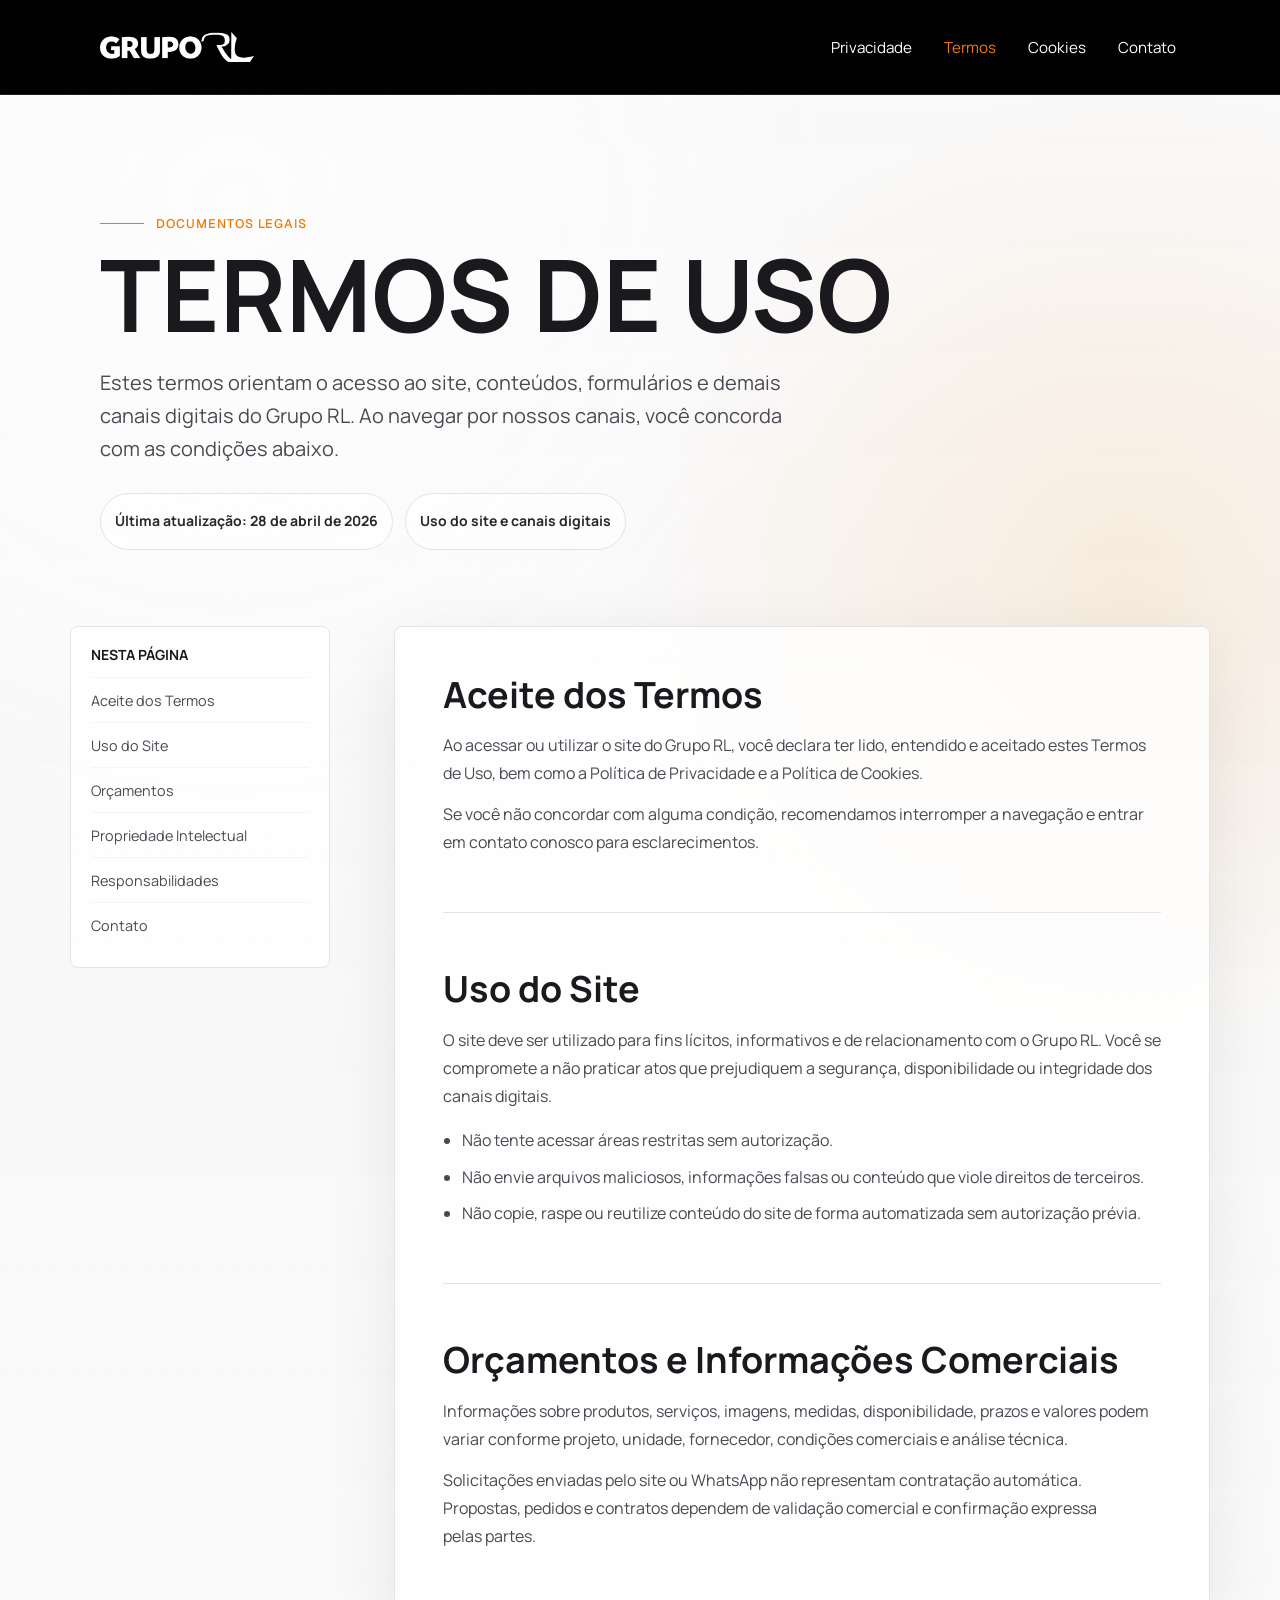
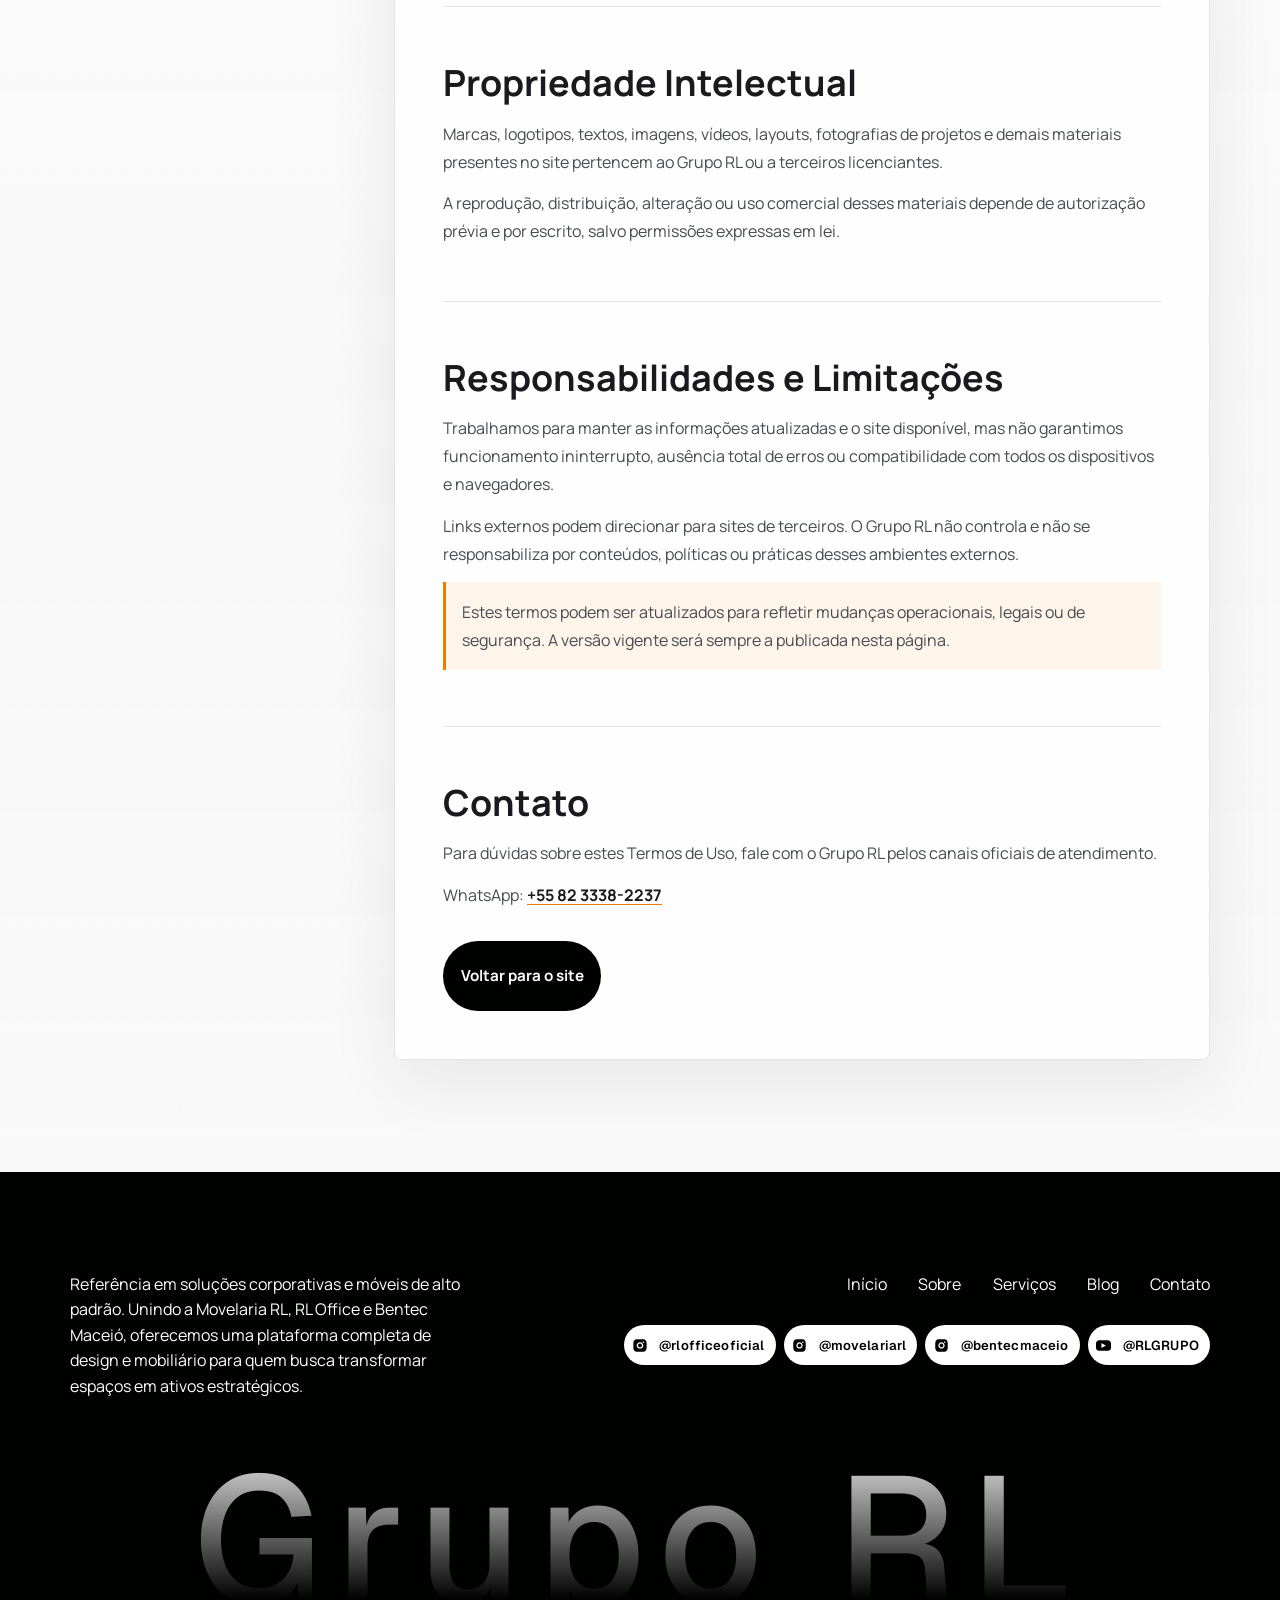
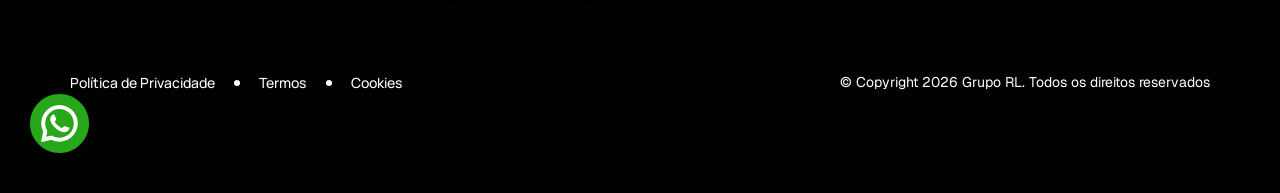
<file: termos.html>
<!DOCTYPE html>
<html lang="pt-BR">
<head>
  <meta charset="UTF-8" />
  <meta name="viewport" content="width=device-width, initial-scale=1.0" />
  <meta name="theme-color" content="#000200" />
  <title>Termos de Uso | Grupo RL</title>
  <meta
    name="description"
    content="Conheça os termos de uso aplicáveis ao acesso e navegação no site e canais digitais do Grupo RL."
  />
  <link rel="preconnect" href="https://fonts.googleapis.com" />
  <link rel="preconnect" href="https://fonts.gstatic.com" crossorigin />
  <link
    href="https://fonts.googleapis.com/css2?family=Geist:wght@500&amp;family=Manrope:wght@400;500;700&amp;display=swap"
    rel="stylesheet"
  />
  <link rel="stylesheet" href="css/tokens.css" />
  <link rel="stylesheet" href="css/footer.css" />
  <link rel="stylesheet" href="css/legal.css" />
</head>
<body>
  <a class="skip-link" href="#conteudo-principal">Ir para o conteúdo principal</a>

  <header class="legal-header">
    <div class="legal-header__inner">
      <a class="legal-header__logo" href="index.html" aria-label="Voltar para a página inicial do Grupo RL" translate="no">
        <img src="assets/hero/logo-grupo-rl.png" width="154" height="30" alt="Grupo RL" decoding="async" />
      </a>
      <nav class="legal-header__nav" aria-label="Navegação legal">
        <a href="politica-de-privacidade.html">Privacidade</a>
        <a href="termos.html" aria-current="page">Termos</a>
        <a href="cookies.html">Cookies</a>
        <a href="index.html#contato">Contato</a>
      </nav>
    </div>
  </header>

  <main class="legal-main" id="conteudo-principal">
    <section class="legal-hero" aria-labelledby="terms-title">
      <div class="legal-hero__content">
        <p class="legal-eyebrow">Documentos legais</p>
        <h1 id="terms-title">Termos de Uso</h1>
        <p class="legal-hero__lead">
          Estes termos orientam o acesso ao site, conteúdos, formulários e demais canais digitais do Grupo RL. Ao navegar por nossos canais, você concorda com as condições abaixo.
        </p>
        <div class="legal-hero__meta" aria-label="Informações do documento">
          <span class="legal-pill">Última atualização: 28 de abril de 2026</span>
          <span class="legal-pill">Uso do site e canais digitais</span>
        </div>
      </div>
    </section>

    <div class="legal-layout">
      <aside class="legal-nav" aria-labelledby="terms-summary">
        <h2 id="terms-summary">Nesta página</h2>
        <a href="#aceite">Aceite dos Termos</a>
        <a href="#uso-site">Uso do Site</a>
        <a href="#orcamentos">Orçamentos</a>
        <a href="#propriedade">Propriedade Intelectual</a>
        <a href="#responsabilidades">Responsabilidades</a>
        <a href="#contato-termos">Contato</a>
      </aside>

      <article class="legal-doc">
        <section id="aceite">
          <h2>Aceite dos Termos</h2>
          <p>
            Ao acessar ou utilizar o site do Grupo RL, você declara ter lido, entendido e aceitado estes Termos de Uso, bem como a Política de Privacidade e a Política de Cookies.
          </p>
          <p>
            Se você não concordar com alguma condição, recomendamos interromper a navegação e entrar em contato conosco para esclarecimentos.
          </p>
        </section>

        <section id="uso-site">
          <h2>Uso do Site</h2>
          <p>
            O site deve ser utilizado para fins lícitos, informativos e de relacionamento com o Grupo RL. Você se compromete a não praticar atos que prejudiquem a segurança, disponibilidade ou integridade dos canais digitais.
          </p>
          <ul>
            <li>Não tente acessar áreas restritas sem autorização.</li>
            <li>Não envie arquivos maliciosos, informações falsas ou conteúdo que viole direitos de terceiros.</li>
            <li>Não copie, raspe ou reutilize conteúdo do site de forma automatizada sem autorização prévia.</li>
          </ul>
        </section>

        <section id="orcamentos">
          <h2>Orçamentos e Informações Comerciais</h2>
          <p>
            Informações sobre produtos, serviços, imagens, medidas, disponibilidade, prazos e valores podem variar conforme projeto, unidade, fornecedor, condições comerciais e análise técnica.
          </p>
          <p>
            Solicitações enviadas pelo site ou WhatsApp não representam contratação automática. Propostas, pedidos e contratos dependem de validação comercial e confirmação expressa pelas partes.
          </p>
        </section>

        <section id="propriedade">
          <h2>Propriedade Intelectual</h2>
          <p>
            Marcas, logotipos, textos, imagens, vídeos, layouts, fotografias de projetos e demais materiais presentes no site pertencem ao Grupo RL ou a terceiros licenciantes.
          </p>
          <p>
            A reprodução, distribuição, alteração ou uso comercial desses materiais depende de autorização prévia e por escrito, salvo permissões expressas em lei.
          </p>
        </section>

        <section id="responsabilidades">
          <h2>Responsabilidades e Limitações</h2>
          <p>
            Trabalhamos para manter as informações atualizadas e o site disponível, mas não garantimos funcionamento ininterrupto, ausência total de erros ou compatibilidade com todos os dispositivos e navegadores.
          </p>
          <p>
            Links externos podem direcionar para sites de terceiros. O Grupo RL não controla e não se responsabiliza por conteúdos, políticas ou práticas desses ambientes externos.
          </p>
          <p class="legal-note">
            Estes termos podem ser atualizados para refletir mudanças operacionais, legais ou de segurança. A versão vigente será sempre a publicada nesta página.
          </p>
        </section>

        <section id="contato-termos">
          <h2>Contato</h2>
          <p>
            Para dúvidas sobre estes Termos de Uso, fale com o Grupo RL pelos canais oficiais de atendimento.
          </p>
          <p>
            WhatsApp: <a href="https://wa.me/558233382237" target="_blank" rel="noopener noreferrer">+55 82 3338-2237</a>
          </p>
          <a class="legal-back-link" href="index.html">Voltar para o site</a>
        </section>
      </article>
    </div>
  </main>

  <footer class="site-footer">
    <div class="site-footer__inner">
      <div class="site-footer__top">
        <p class="site-footer__about">
          Referência em soluções corporativas e móveis de alto padrão. Unindo a Movelaria RL, RL Office e Bentec Maceió, oferecemos uma plataforma completa de design e mobiliário para quem busca transformar espaços em ativos estratégicos.
        </p>
        <div class="site-footer__right">
          <nav class="site-footer__nav" aria-label="Links do rodapé">
            <a href="index.html#inicio">Início</a>
            <a href="index.html#sobre">Sobre</a>
            <a href="index.html#servicos">Serviços</a>
            <a href="index.html#blog">Blog</a>
            <a href="index.html#contato">Contato</a>
          </nav>
          <div class="site-footer__social" aria-label="Redes sociais">
            <a href="https://www.instagram.com/rlofficeoficial/" target="_blank" rel="noopener noreferrer" aria-label="Instagram RL Office">
              <span class="site-footer__social-icon" aria-hidden="true">
                <img src="assets/footer/social-instagram.svg" width="16" height="16" alt="" />
              </span>
              <span class="site-footer__social-text">@rlofficeoficial</span>
            </a>
            <a href="https://www.instagram.com/movelariarl/" target="_blank" rel="noopener noreferrer" aria-label="Instagram Movelaria RL">
              <span class="site-footer__social-icon" aria-hidden="true">
                <img src="assets/footer/social-instagram.svg" width="16" height="16" alt="" />
              </span>
              <span class="site-footer__social-text">@movelariarl</span>
            </a>
            <a href="https://www.instagram.com/bentecmaceio/" target="_blank" rel="noopener noreferrer" aria-label="Instagram Bentec Maceió">
              <span class="site-footer__social-icon" aria-hidden="true">
                <img src="assets/footer/social-instagram.svg" width="16" height="16" alt="" />
              </span>
              <span class="site-footer__social-text">@bentecmaceio</span>
            </a>
            <a href="https://www.youtube.com/@RLGRUPO" target="_blank" rel="noopener noreferrer" aria-label="Canal do Grupo RL no YouTube">
              <span class="site-footer__social-icon" aria-hidden="true">
                <img src="assets/blog/youtube.svg" width="16" height="16" alt="" />
              </span>
              <span class="site-footer__social-text">@RLGRUPO</span>
            </a>
          </div>
        </div>
      </div>
      <div class="site-footer__brand">Grupo RL</div>
      <div class="site-footer__bottom">
        <div class="site-footer__legal-links">
          <a href="politica-de-privacidade.html">Política de Privacidade</a>
          <img src="assets/footer/bullet-dot.svg" width="6" height="6" alt="" />
          <a href="termos.html">Termos</a>
          <img src="assets/footer/bullet-dot.svg" width="6" height="6" alt="" />
          <a href="cookies.html">Cookies</a>
        </div>
        <p>© Copyright 2026 Grupo RL. Todos os direitos reservados</p>
      </div>
    </div>
    <a class="site-footer__whatsapp" href="https://gruporl.com.br/site/index.php/wa/whatsapp/?agent=3986&amp;number=+558233382237&amp;ref=https://gruporl.com.br/site" target="_blank" rel="noopener noreferrer" aria-label="Conversar no WhatsApp">
      <img src="assets/footer/whatsapp.svg" width="59" height="59" alt="" />
    </a>
  </footer>
</body>
</html>
</file>
<file: css/tokens.css>
:root {
  --neutral-white-10: #fefefe;
  --neutral-white-20: #d5cece;
  --neutral-black-101: #1a1a1a;
  --brand-color-secondary: #ef7c00;
  --brand-color-primary: #000200;
  --color-details: #474a51;
  --background-color: #ffffff;
  --surface-subtle: #f9f9f9;
  --surface-border: #f3f4f6;
  --text-neutral-main: #1a1a1e;
  --text-neutral-soft: #70707b;
  --stroke-neutral-main: #e4e4e7;
  --primary-gray-800: #26272b;
  --primary-gray-950: #131316;
  --gray-black: #000000;
}
</file>
<file: css/footer.css>
.site-footer {
  background: #000200;
  color: #fff;
  padding: 6.25rem clamp(1rem, 3vw, 1.875rem) 2.5rem;
  position: relative;
  overflow: hidden;
}

.site-footer__inner {
  width: min(1140px, 100%);
  margin: 0 auto;
  display: flex;
  flex-direction: column;
  gap: 2.5rem;
}

.site-footer__top {
  display: flex;
  align-items: flex-start;
  justify-content: space-between;
  gap: 2rem;
}

.site-footer__about {
  margin: 0;
  max-width: 403px;
  font-size: 1rem;
  line-height: 1.6;
}

.site-footer__right {
  display: flex;
  flex-direction: column;
  align-items: flex-end;
  gap: 1.75rem;
}

.site-footer__nav {
  display: flex;
  align-items: center;
  gap: 1.95rem;
}

.site-footer__nav a,
.site-footer__legal-links a {
  color: #fff;
  text-decoration: none;
  font-size: 1rem;
  line-height: 1.6;
}

.site-footer__nav a:hover,
.site-footer__legal-links a:hover {
  text-decoration: underline;
}

.site-footer__social {
  display: flex;
  flex-wrap: wrap;
  justify-content: flex-end;
  gap: 0.5rem;
}

.site-footer__social a {
  min-height: 2rem;
  padding: 0.25rem 0.7rem 0.25rem 0.25rem;
  border-radius: 999px;
  background: #fff;
  display: inline-flex;
  align-items: center;
  gap: 0.45rem;
  color: #000200;
  text-decoration: none;
  font-family: "Geist", "Manrope", sans-serif;
  font-size: 0.82rem;
  font-weight: 600;
  letter-spacing: 0.01em;
  transition: transform 220ms ease, background-color 220ms ease, box-shadow 220ms ease;
}

.site-footer__social-icon {
  width: 1.5rem;
  height: 1.5rem;
  border-radius: 999px;
  background: #fff;
  display: inline-flex;
  align-items: center;
  justify-content: center;
}

.site-footer__social a img {
  width: 0.95rem;
  height: 0.95rem;
  transition: filter 220ms ease;
}

.site-footer__social-text {
  line-height: 1;
}

.site-footer__social a:hover {
  background: #ff7a00;
  transform: scale(1.12);
  box-shadow: 0 8px 18px rgba(255, 122, 0, 0.35);
  color: #fff;
}

.site-footer__social a:hover img {
  filter: brightness(0) invert(1);
}

.site-footer__social a:hover .site-footer__social-icon {
  background: transparent;
}

.site-footer__brand {
  display: block;
  width: 100%;
  text-align: center;
  font-family: "Geist", "Manrope", sans-serif;
  font-size: clamp(3.2rem, 14vw, 12rem);
  font-weight: 500;
  line-height: 1.12;
  letter-spacing: 0.08em;
  white-space: nowrap;
  background: linear-gradient(180deg, #f0f0f0 0%, #000 80.069%);
  -webkit-background-clip: text;
  background-clip: text;
  color: transparent;
  user-select: none;
}

.site-footer__bottom {
  margin-top: -0.5rem;
  display: flex;
  align-items: center;
  justify-content: space-between;
  gap: 1rem;
}

.site-footer__legal-links {
  display: flex;
  align-items: center;
  gap: 1.2rem;
}

.site-footer__legal-links a,
.site-footer__bottom p {
  margin: 0;
  font-size: 0.875rem;
  line-height: 1;
  font-weight: 500;
}

.site-footer__bottom p {
  font-family: "Geist", "Manrope", sans-serif;
  font-weight: 400;
  line-height: 1.57;
}

.site-footer__floating-actions {
  position: fixed;
  right: 1.25rem;
  bottom: 1.25rem;
  z-index: 50;
  display: flex;
  flex-direction: column;
  align-items: center;
  gap: 0.65rem;
}

.site-footer__selo-wrap {
  position: relative;
  width: 76px;
  height: 76px;
  display: block;
}

.site-footer__selo {
  position: absolute;
  inset: 0;
  width: 100%;
  height: 100%;
  display: block;
  object-fit: contain;
  object-position: center;
  transition: opacity 260ms ease, transform 260ms ease;
  transform-origin: center center;
}

.site-footer__selo--light {
  opacity: 1;
}

.site-footer__selo--dark {
  opacity: 0;
  transform: scale(1.24);
}

.site-footer__floating-actions[data-selo-theme="dark"] .site-footer__selo--light {
  opacity: 0;
}

.site-footer__floating-actions[data-selo-theme="dark"] .site-footer__selo--dark {
  opacity: 1;
}

.site-footer__whatsapp {
  border-radius: 999px;
  line-height: 0;
}

.site-footer a:focus-visible {
  outline: 2px solid var(--brand-color-secondary);
  outline-offset: 2px;
  border-radius: 4px;
}

@media (max-width: 960px) {
  .site-footer__top {
    flex-direction: column;
    align-items: center;
    text-align: center;
  }

  .site-footer__about {
    max-width: 100%;
    text-align: center;
  }

  .site-footer__right {
    width: 100%;
    align-items: center;
  }

  .site-footer__social {
    justify-content: center;
  }

  .site-footer__nav {
    flex-wrap: wrap;
    justify-content: center;
    gap: 1rem 1.5rem;
  }

  .site-footer__bottom {
    flex-direction: column;
    align-items: center;
    text-align: center;
  }

  .site-footer__legal-links {
    flex-wrap: wrap;
    justify-content: center;
    gap: 0.75rem;
  }
}
</file>
<file: css/legal.css>
html {
  background: var(--brand-color-primary);
  color-scheme: dark;
  scrollbar-width: thin;
  scrollbar-color: var(--brand-color-secondary) rgba(0, 2, 0, 0.1);
}

body {
  margin: 0;
  min-width: 320px;
  background: var(--brand-color-primary);
  color: var(--neutral-white-10);
  font-family: "Manrope", system-ui, sans-serif;
  overflow-x: hidden;
  -webkit-tap-highlight-color: rgba(239, 124, 0, 0.28);
}

img {
  display: block;
}

a {
  color: inherit;
}

.skip-link {
  position: absolute;
  top: 16px;
  left: 16px;
  z-index: 20;
  padding: 12px 16px;
  background: var(--neutral-white-10);
  border-radius: 999px;
  color: var(--neutral-black-101);
  font-size: 14px;
  font-weight: 700;
  line-height: 1;
  text-decoration: none;
  transform: translateY(-200%);
  transition: transform 180ms ease;
}

.skip-link:focus-visible {
  transform: translateY(0);
  outline: 2px solid var(--brand-color-secondary);
  outline-offset: 4px;
}

.legal-header {
  position: sticky;
  top: 0;
  z-index: 10;
  border-bottom: 1px solid rgba(254, 254, 254, 0.12);
  background: rgba(0, 2, 0, 0.78);
  backdrop-filter: blur(18px);
}

.legal-header__inner {
  box-sizing: border-box;
  width: min(1140px, 100%);
  margin: 0 auto;
  padding: 18px clamp(1rem, 3vw, 1.875rem);
  display: flex;
  align-items: center;
  justify-content: space-between;
  gap: 1.5rem;
}

.legal-header__logo {
  display: inline-flex;
  align-items: center;
  min-height: 44px;
  border-radius: 4px;
}

.legal-header__logo img {
  width: 154px;
  height: 30px;
  object-fit: cover;
}

.legal-header__nav {
  display: flex;
  align-items: center;
  justify-content: flex-end;
  gap: clamp(0.5rem, 2vw, 1.5rem);
}

.legal-header__nav a {
  display: inline-flex;
  align-items: center;
  min-height: 44px;
  padding: 0.45rem 0.25rem;
  border-radius: 4px;
  color: var(--neutral-white-10);
  font-size: 0.95rem;
  line-height: 1.4;
  text-decoration: none;
  transition: color 180ms ease, opacity 180ms ease;
  touch-action: manipulation;
}

.legal-header__nav a:hover,
.legal-header__nav a[aria-current="page"] {
  color: var(--brand-color-secondary);
}

.legal-header a:focus-visible,
.legal-nav a:focus-visible,
.legal-back-link:focus-visible,
.legal-doc a:focus-visible {
  outline: 2px solid var(--brand-color-secondary);
  outline-offset: 3px;
}

.legal-main {
  position: relative;
  isolation: isolate;
  background: var(--surface-subtle);
  color: var(--text-neutral-main);
}

.legal-main::before,
.legal-main::after {
  content: "";
  position: absolute;
  inset: 0;
  pointer-events: none;
}

.legal-main::before {
  z-index: -2;
  opacity: 0.72;
  background:
    radial-gradient(circle at 1px 1px, rgba(26, 26, 30, 0.075) 1.05px, transparent 1.35px),
    radial-gradient(circle at 1px 1px, rgba(239, 124, 0, 0.095) 1px, transparent 1.35px);
  background-size: 18px 18px, 74px 74px;
  background-position: 0 0, 31px 23px;
}

.legal-main::after {
  z-index: -1;
  opacity: 0.92;
  background:
    radial-gradient(circle at 18% 4%, rgba(254, 254, 254, 0.92), transparent 22%),
    radial-gradient(circle at 88% 18%, rgba(239, 124, 0, 0.12), transparent 20%),
    linear-gradient(180deg, rgba(249, 249, 249, 0.96), rgba(249, 249, 249, 0.86));
}

.legal-hero {
  box-sizing: border-box;
  width: min(1140px, 100%);
  margin: 0 auto;
  padding: clamp(4rem, 10vw, 7rem) clamp(1rem, 3vw, 1.875rem) clamp(2.75rem, 6vw, 4.75rem);
  display: block;
}

.legal-hero__content {
  max-width: 860px;
}

.legal-eyebrow {
  margin: 0 0 1rem;
  display: inline-flex;
  align-items: center;
  gap: 0.75rem;
  color: var(--brand-color-secondary);
  font-family: "Geist", "Manrope", sans-serif;
  font-size: 0.78rem;
  font-weight: 500;
  line-height: 1;
  letter-spacing: 0.08em;
  text-transform: uppercase;
}

.legal-eyebrow::before {
  content: "";
  width: 2.75rem;
  height: 1px;
  background: currentColor;
}

.legal-hero h1 {
  margin: 0;
  max-width: 900px;
  font-size: clamp(2.7rem, 8vw, 6.25rem);
  font-weight: 700;
  line-height: 0.96;
  text-transform: uppercase;
  text-wrap: balance;
}

.legal-hero__lead {
  margin: 1.5rem 0 0;
  max-width: 720px;
  color: var(--color-details);
  font-size: clamp(1rem, 1.6vw, 1.25rem);
  line-height: 1.65;
  text-wrap: pretty;
}

.legal-hero__meta {
  margin-top: 1.75rem;
  display: flex;
  flex-wrap: wrap;
  gap: 0.75rem;
}

.legal-pill {
  display: inline-flex;
  align-items: center;
  min-height: 40px;
  padding: 0.45rem 0.875rem;
  border: 1px solid var(--stroke-neutral-main);
  border-radius: 999px;
  background: rgba(255, 255, 255, 0.72);
  color: var(--primary-gray-800);
  font-size: 0.875rem;
  font-weight: 700;
  line-height: 1.2;
}

.legal-layout {
  width: min(1140px, 100%);
  margin: 0 auto;
  padding: 0 clamp(1rem, 3vw, 1.875rem) clamp(5rem, 10vw, 7rem);
  display: grid;
  grid-template-columns: 260px minmax(0, 1fr);
  gap: clamp(2rem, 5vw, 4rem);
  align-items: start;
}

.legal-nav {
  position: sticky;
  top: 96px;
  padding: 1.25rem;
  border: 1px solid var(--stroke-neutral-main);
  border-radius: 8px;
  background: rgba(255, 255, 255, 0.76);
}

.legal-nav h2 {
  margin: 0 0 0.875rem;
  font-size: 0.875rem;
  line-height: 1.2;
  text-transform: uppercase;
}

.legal-nav a {
  display: flex;
  align-items: center;
  min-height: 44px;
  border-top: 1px solid var(--surface-border);
  color: var(--color-details);
  font-size: 0.9rem;
  line-height: 1.35;
  text-decoration: none;
  transition: color 180ms ease, padding-left 180ms ease;
}

.legal-nav a:hover {
  padding-left: 0.25rem;
  color: var(--brand-color-secondary);
}

.legal-doc {
  padding: clamp(1.5rem, 4vw, 3rem);
  border: 1px solid var(--stroke-neutral-main);
  border-radius: 8px;
  background: rgba(255, 255, 255, 0.84);
  box-shadow: 0 20px 70px rgba(26, 26, 30, 0.08);
}

.legal-doc section {
  scroll-margin-top: 112px;
}

.legal-doc section + section {
  margin-top: clamp(2rem, 5vw, 3.5rem);
  padding-top: clamp(2rem, 5vw, 3.5rem);
  border-top: 1px solid var(--stroke-neutral-main);
}

.legal-doc h2 {
  margin: 0 0 1rem;
  color: var(--text-neutral-main);
  font-size: clamp(1.45rem, 3vw, 2.25rem);
  line-height: 1.12;
  text-wrap: balance;
}

.legal-doc h3 {
  margin: 1.5rem 0 0.75rem;
  color: var(--primary-gray-800);
  font-size: 1.05rem;
  line-height: 1.35;
}

.legal-doc p,
.legal-doc li {
  color: var(--color-details);
  font-size: 1rem;
  line-height: 1.75;
  text-wrap: pretty;
}

.legal-doc p {
  margin: 0.85rem 0 0;
}

.legal-doc ul {
  margin: 1rem 0 0;
  padding-left: 1.2rem;
}

.legal-doc li + li {
  margin-top: 0.55rem;
}

.legal-doc strong {
  color: var(--text-neutral-main);
}

.legal-doc a {
  color: var(--text-neutral-main);
  font-weight: 700;
  text-decoration-color: var(--brand-color-secondary);
  text-underline-offset: 0.18em;
}

.legal-note {
  margin-top: 1.25rem;
  padding: 1rem;
  border-left: 3px solid var(--brand-color-secondary);
  background: rgba(239, 124, 0, 0.08);
}

.legal-doc .legal-back-link {
  display: inline-flex;
  align-items: center;
  justify-content: center;
  min-height: 46px;
  margin-top: 2rem;
  padding: 0.75rem 1.1rem;
  border-radius: 999px;
  background: var(--brand-color-primary);
  color: var(--neutral-white-10);
  font-size: 0.95rem;
  font-weight: 700;
  line-height: 1;
  text-decoration: none;
  transition: background-color 180ms ease, transform 180ms ease;
  touch-action: manipulation;
}

.legal-doc .legal-back-link:hover {
  background: var(--brand-color-secondary);
  color: var(--neutral-white-10);
  transform: scale(1.06);
}

.legal-doc .legal-back-link:active {
  transform: scale(0.98);
}

.legal-main + .site-footer {
  margin-top: 0;
}

@media (max-width: 900px) {
  .legal-layout {
    grid-template-columns: 1fr;
  }

  .legal-nav {
    position: relative;
    top: auto;
    display: grid;
    grid-template-columns: repeat(2, minmax(0, 1fr));
    gap: 0 1rem;
  }

  .legal-nav h2 {
    grid-column: 1 / -1;
  }
}

@media (max-width: 680px) {
  .legal-header__inner {
    align-items: flex-start;
    flex-direction: column;
    gap: 0.75rem;
  }

  .legal-header__nav {
    width: 100%;
    justify-content: flex-start;
    flex-wrap: wrap;
    gap: 0.35rem 1rem;
  }

  .legal-header__nav a {
    font-size: 0.9rem;
  }

  .legal-hero {
    padding-top: 3.25rem;
  }

  .legal-hero h1 {
    font-size: clamp(2.35rem, 15vw, 4.75rem);
  }

  .legal-nav {
    grid-template-columns: 1fr;
  }

  .legal-doc {
    padding: 1.25rem;
  }
}

@media (prefers-reduced-motion: reduce) {
  .skip-link,
  .legal-header__nav a,
  .legal-nav a,
  .legal-back-link {
    transition: none;
  }
}
</file>
